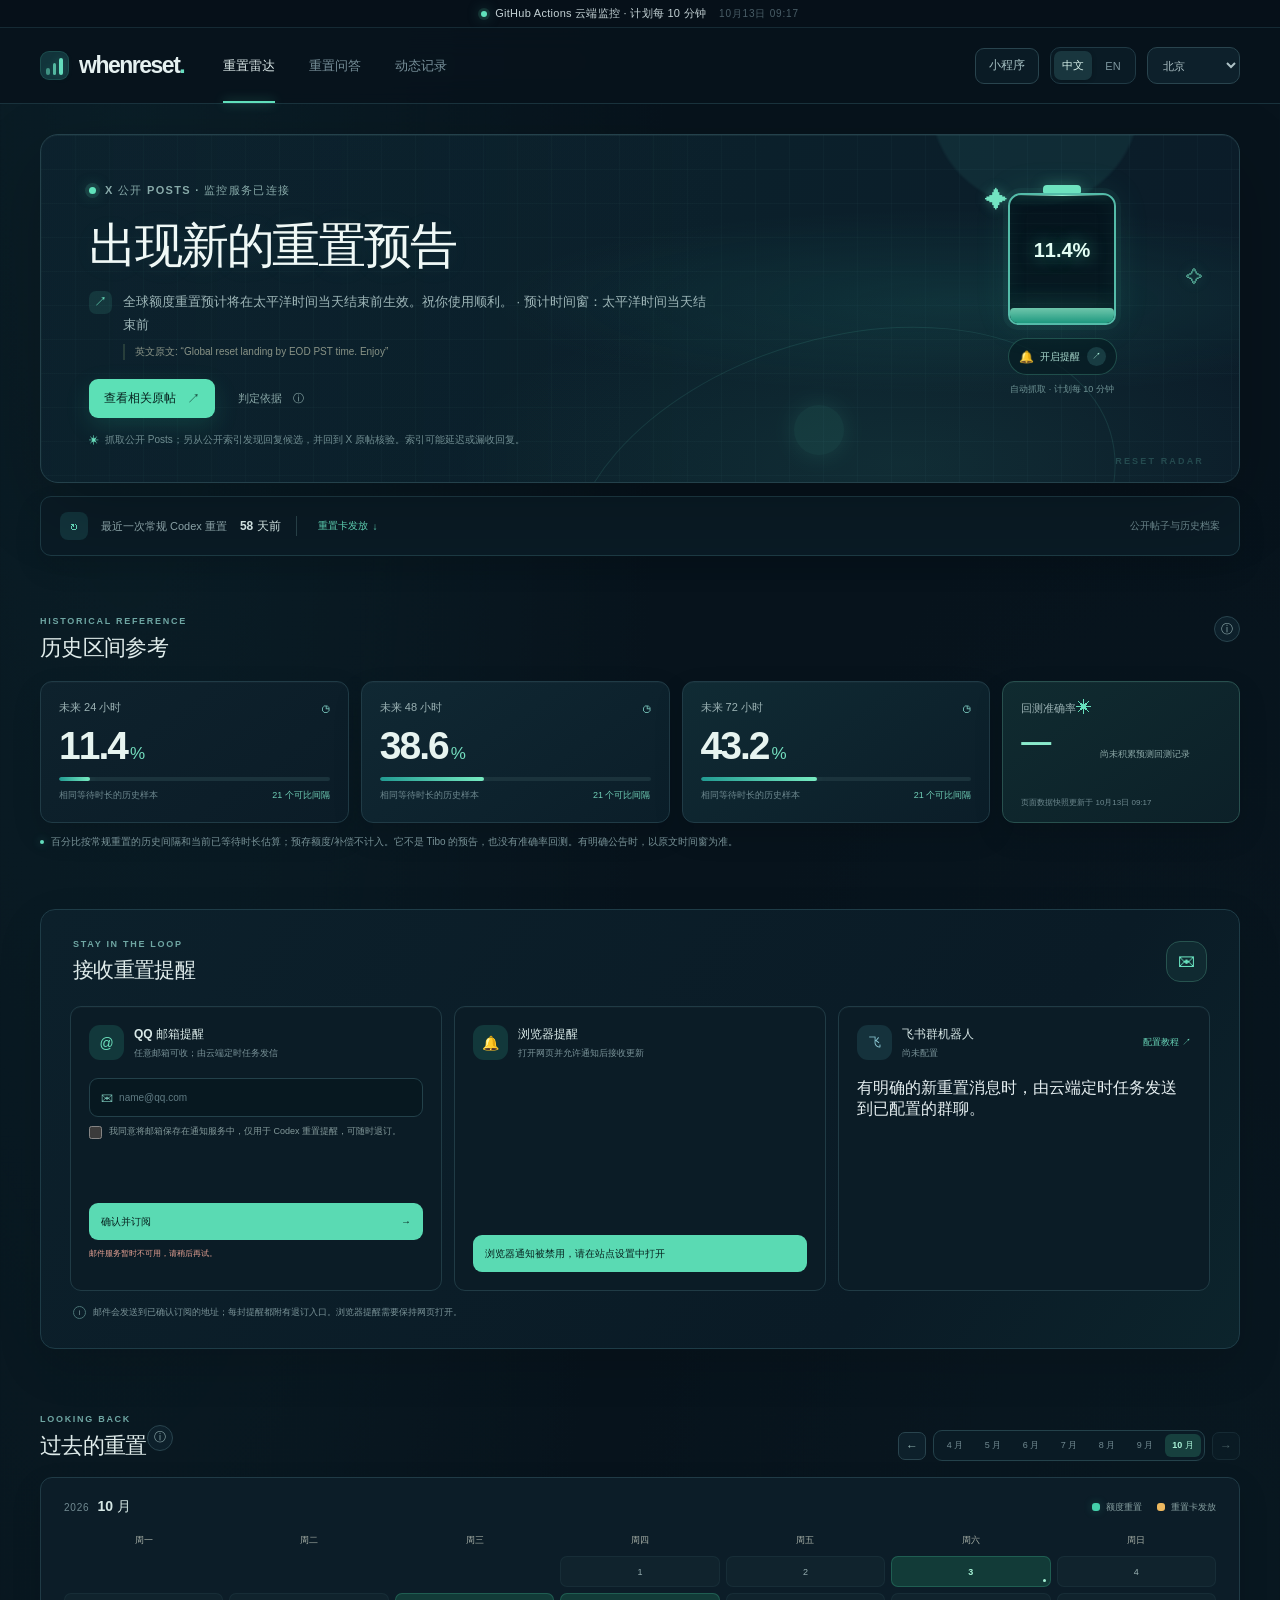
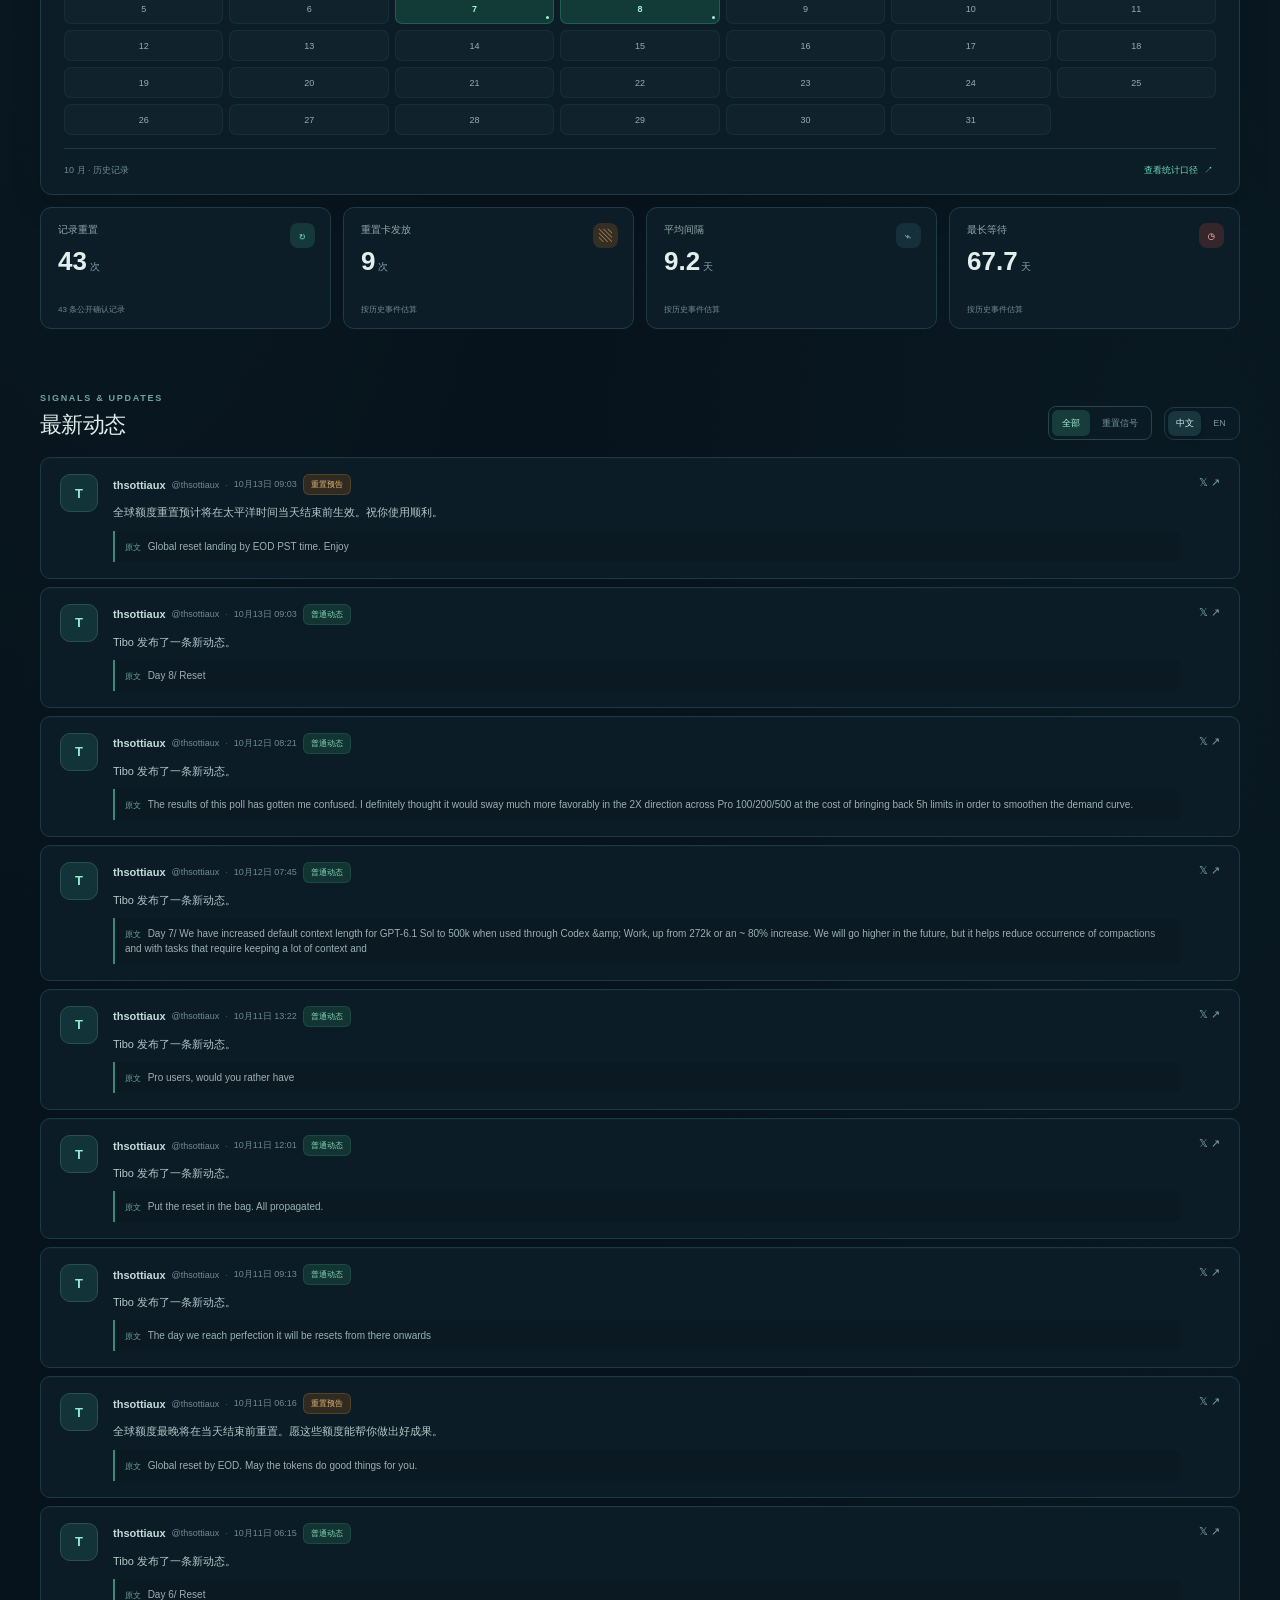
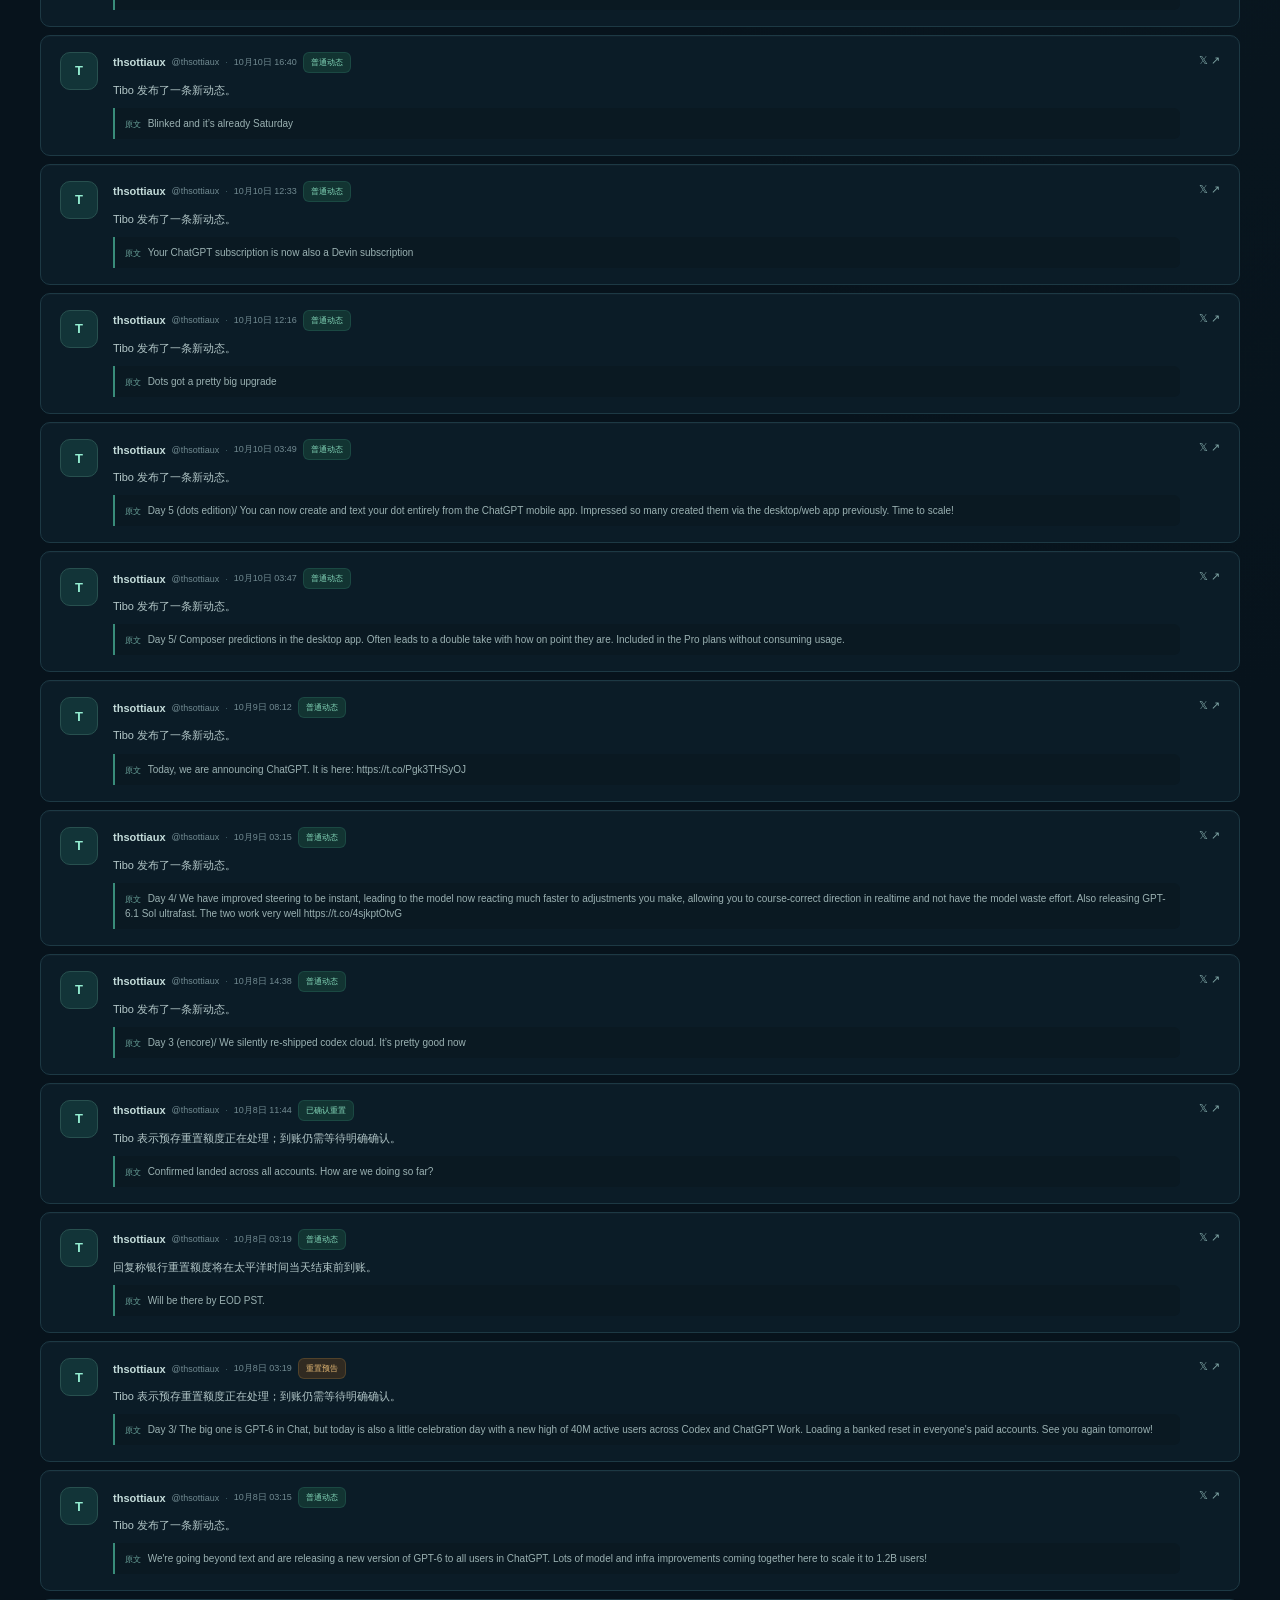
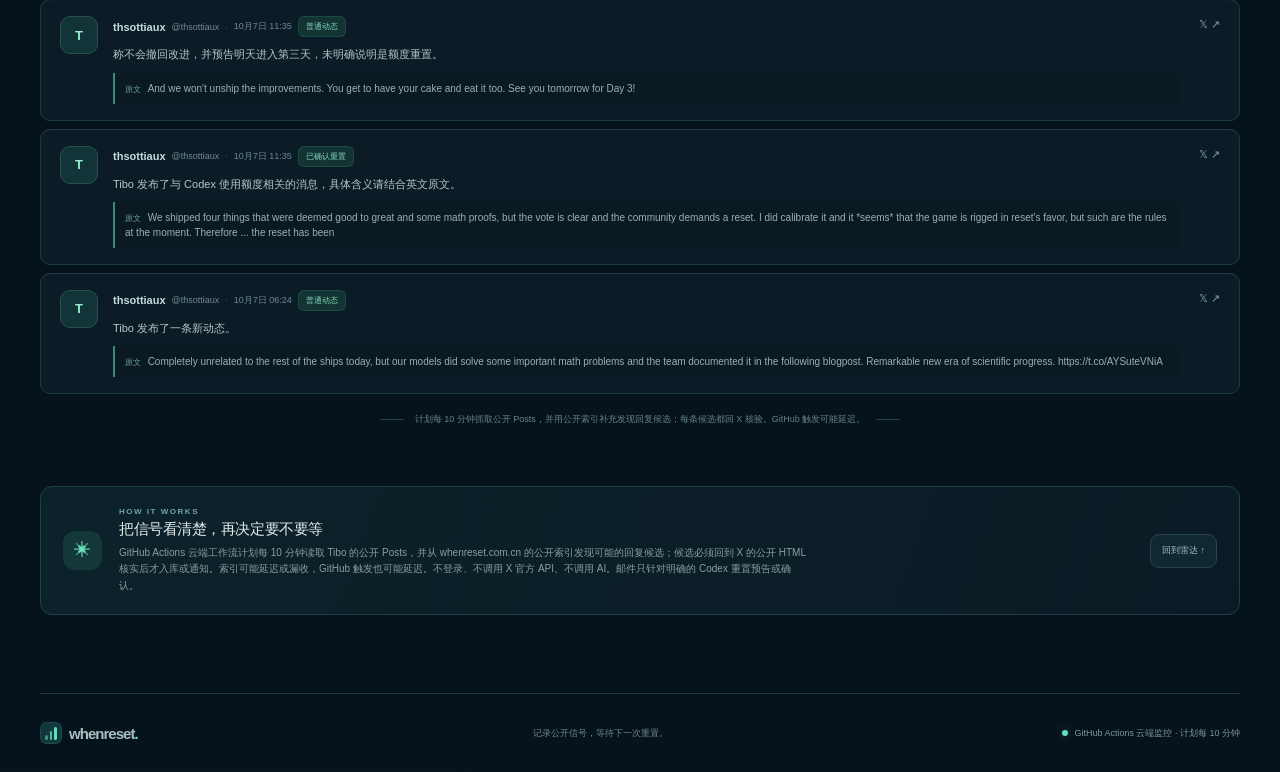
<file: index.html>
<!doctype html>
<html lang="zh-CN">
<head>
  <meta charset="utf-8">
  <meta name="viewport" content="width=device-width, initial-scale=1">
  <meta name="theme-color" content="#07131c">
  <meta name="description" content="WHENRESET · Codex 重置监控">
  <title>Codex 重置监控 · WHENRESET</title>
  <link rel="stylesheet" href="./styles.css">
  <link rel="stylesheet" href="./signal-console.css">
  <script src="./site-config.js"></script>
  <script src="./app.js" defer></script>
</head>
<body>
  <div class="demo-ribbon"><span class="demo-dot" id="connectionDot"></span><span id="demoBadge" data-copy="demoBadge">GitHub Actions 云端监控 · 正在连接</span><span class="demo-ribbon__date" id="lastUpdatedAt">等待首次数据更新</span></div>
  <header class="site-header">
    <div class="header-inner">
      <a class="brand" href="#top" aria-label="WHENRESET 首页">
        <span class="brand-mark"><span></span><span></span><span></span></span>
        <span>whenreset<span class="brand-period">.</span></span>
      </a>
      <nav class="primary-nav" aria-label="主导航">
        <a class="active" href="#radar" data-copy="navRadar">重置雷达</a>
        <a href="#how" data-copy="navGuide">重置问答</a>
        <a href="#feed" data-copy="navCases">动态记录</a>
      </nav>
      <div class="header-actions">
        <button class="button button--small button--outline" id="miniProgramButton" data-copy="miniProgram">小程序</button>
        <div class="language-switch" aria-label="页面语言">
          <button class="selected" type="button" data-lang="zh">中文</button>
          <button type="button" data-lang="en">EN</button>
        </div>
        <label class="sr-only" for="timezone" data-copy="timezoneLabel">选择显示时区</label>
        <select id="timezone" class="timezone-select">
          <option value="Asia/Shanghai" data-copy="tzBeijing">北京</option>
          <option value="UTC">UTC</option>
          <option value="America/Los_Angeles" data-copy="tzLosAngeles">洛杉矶</option>
          <option value="America/New_York" data-copy="tzNewYork">纽约</option>
          <option value="Europe/London" data-copy="tzLondon">伦敦</option>
          <option value="Asia/Tokyo" data-copy="tzTokyo">东京</option>
        </select>
      </div>
      <button class="mobile-menu" id="mobileMenu" aria-label="打开导航"><span></span><span></span></button>
    </div>
  </header>

  <main id="top" class="page-shell">
    <section class="hero-panel" id="radar" aria-labelledby="heroTitle">
      <div class="hero-orb hero-orb--one"></div><div class="hero-orb hero-orb--two"></div>
      <div class="hero-copy">
        <div class="eyebrow"><span class="pulse-dot"></span><span id="connectionBadge" data-copy="heroEyebrow">重点关注 · 本地时间</span></div>
          <h1 id="heroTitle" data-copy="heroTitle">正在读取监控数据</h1>
        <div class="hero-summary">
          <span class="summary-mark">↗</span>
          <div class="hero-summary__content">
            <p id="heroSummary" data-copy="heroSummary">页面会读取 GitHub Actions 云端监控抓取的 Tibo 公开 Posts。</p>
            <p id="heroOriginal" class="hero-original" hidden></p>
          </div>
        </div>
        <div class="hero-actions">
          <a class="button button--dark" href="https://x.com/thsottiaux" target="_blank" rel="noreferrer">
            <span data-copy="viewPost">查看相关原帖</span><span class="button-arrow">↗</span>
          </a>
          <button class="button button--text" data-modal="basis" type="button"><span data-copy="whySignal">为什么是积极信号</span><span>ⓘ</span></button>
        </div>
        <div class="hero-footnote"><span class="mini-star">✳</span><span data-copy="heroDisclaimer">基于公开信息的观察，不代表官方到账确认</span></div>
      </div>
      <div class="hero-art" aria-label="历史重置概率估算">
        <span class="art-spark art-spark--a">✦</span><span class="art-spark art-spark--b">✧</span>
        <div class="battery-shell" id="batteryShell" aria-label="基于历史的重置概率">
          <div class="battery-cap"></div><div class="battery-inner"><div class="battery-fill" id="batteryFill"></div><div class="battery-face"><span class="eye eye--left"></span><span class="eye eye--right"></span><span class="smile"></span></div></div>
          <div class="battery-percent" id="batteryPercent">—</div>
        </div>
        <a class="wish-button" href="#subscribe"><span>🔔</span><span data-copy="wish">开启提醒</span><b>↗</b></a>
        <span class="art-caption" data-copy="localDemo">本机抓取 · 每 5 分钟</span>
      </div>
      <span class="hero-watermark">RESET RADAR</span>
    </section>

    <section class="last-reset-strip">
      <div class="strip-icon">↻</div>
      <span data-copy="lastReset">最近一次 Codex 重置</span>
      <strong id="lastResetValue" data-copy="oneDayAgo">—</strong>
      <span class="strip-separator"></span>
      <button class="text-link" type="button" data-modal="resetCard"><span data-copy="cardIssued">重置卡发放</span><span>↓</span></button>
      <span class="strip-meta" data-copy="communityConfirm">公开帖子与历史档案</span>
    </section>

    <section class="probability-section" aria-labelledby="probTitle">
      <div class="section-heading">
        <div><span class="section-kicker" data-copy="forecastKicker">FORECAST</span><h2 id="probTitle" data-copy="forecastTitle">未来重置概率</h2></div>
        <button class="info-button" type="button" data-modal="probability" aria-label="概率说明">ⓘ</button>
      </div>
      <div class="probability-grid">
        <article class="prob-card prob-card--first"><div class="prob-top"><span data-copy="within24">未来 24 小时</span><span class="prob-icon">◷</span></div><div class="prob-number"><strong id="prob24">—</strong><span id="prob24Suffix"></span></div><div class="prob-meter"><span id="meter24" style="--meter:0%"></span></div><div class="prob-foot"><span data-copy="sampleModel">历史间隔估计</span><span id="prob24Note">—</span></div></article>
        <article class="prob-card prob-card--second"><div class="prob-top"><span data-copy="within48">未来 48 小时</span><span class="prob-icon">◷</span></div><div class="prob-number"><strong id="prob48">—</strong><span id="prob48Suffix"></span></div><div class="prob-meter"><span id="meter48" style="--meter:0%"></span></div><div class="prob-foot"><span data-copy="sampleModel">历史间隔估计</span><span id="prob48Note">—</span></div></article>
        <article class="prob-card prob-card--third"><div class="prob-top"><span data-copy="within72">未来 72 小时</span><span class="prob-icon">◷</span></div><div class="prob-number"><strong id="prob72">—</strong><span id="prob72Suffix"></span></div><div class="prob-meter"><span id="meter72" style="--meter:0%"></span></div><div class="prob-foot"><span data-copy="sampleModel">历史间隔估计</span><span id="prob72Note">—</span></div></article>
        <article class="accuracy-card"><div class="accuracy-top"><span data-copy="accuracy">预测准确率</span><span class="accuracy-spark">✳</span></div><strong id="accuracyValue">—</strong><div class="accuracy-copy" id="accuracyHint" data-copy="accuracyHint">本地尚无足够的预测回测记录</div><span class="accuracy-date" id="updatedAt" data-copy="updatedAt">尚未更新</span></article>
      </div>
      <p class="section-note"><span class="note-dot"></span><span id="probDisclaimer" data-copy="probDisclaimer">历史样本不足时不显示概率估算。</span></p>
    </section>

    <section class="subscribe-section" id="subscribe">
      <div class="subscribe-heading"><div><span class="section-kicker" data-copy="notifyKicker">STAY IN THE LOOP</span><h2 data-copy="notifyTitle">接收重置提醒</h2></div><span class="subscribe-illustration">✉</span></div>
      <div class="subscribe-grid">
        <article class="subscribe-card subscribe-card--email">
          <div class="subscribe-card__head"><span class="channel-icon channel-icon--mail">@</span><div><h3 data-copy="emailTitle">QQ 邮箱提醒</h3><p data-copy="emailHint">QQ 邮箱或其他邮箱均可</p></div></div>
          <form id="emailSubscribeForm" class="email-subscribe-form">
            <label class="sr-only" for="subscriberEmail" data-copy="emailLabel">邮箱地址</label>
            <div class="input-with-icon"><span aria-hidden="true">✉</span><input id="subscriberEmail" name="email" type="email" autocomplete="email" maxlength="254" required placeholder="name@qq.com"></div>
            <label class="email-consent"><input id="emailConsent" type="checkbox" required><span data-copy="emailConsent">我同意将邮箱保存在通知服务中，仅用于 Codex 重置提醒，可随时退订。</span></label>
            <label class="email-honeytrap" aria-hidden="true">Website<input type="text" name="website" tabindex="-1" autocomplete="off"></label>
            <button class="button button--olive button--full" id="emailSubscribeButton" type="submit" disabled><span id="emailSubscribeButtonText" data-copy="emailSubmit">确认并订阅</span><span>→</span></button>
            <p class="email-status" id="emailSubscribeStatus" role="status" aria-live="polite" data-copy="emailNotReady">邮件订阅服务尚未启用。</p>
          </form>
        </article>
        <article class="subscribe-card">
          <div class="subscribe-card__head"><span class="channel-icon channel-icon--mail">🔔</span><div><h3 data-copy="browserTitle">浏览器提醒</h3><p data-copy="browserHint">打开网页并允许通知后接收更新</p></div></div>
          <button class="button button--olive button--full" id="browserAlertButton" type="button"><span data-copy="browserAlert">开启本机浏览器提醒</span><span>→</span></button>
        </article>
        <article class="subscribe-card">
          <div class="subscribe-card__head"><span class="channel-icon channel-icon--feishu">飞</span><div><h3 data-copy="feishuTitle">飞书群机器人</h3><p id="feishuStatus" data-copy="feishuHint">尚未配置</p></div><button class="help-link" type="button" data-modal="feishuHelp" data-copy="setupGuide">配置教程 ↗</button></div>
          <p class="channel-note" data-copy="feishuBody">有明确的新重置消息时，由定时抓取脚本发送到已配置的群聊。</p>
        </article>
      </div>
      <p class="demo-note"><span>i</span><span id="formDisclaimer" data-copy="formDisclaimer">邮件会发送到已确认订阅的地址；每封提醒都附有退订入口。浏览器提醒需要保持网页打开。</span></p>
    </section>

    <section class="history-section" id="history">
      <div class="history-header">
        <div class="section-heading section-heading--compact"><div><span class="section-kicker" data-copy="historyKicker">LOOKING BACK</span><h2 data-copy="historyTitle">过去的重置</h2></div><button class="info-button" type="button" data-modal="historyHelp" aria-label="历史统计说明">ⓘ</button></div>
        <div class="history-controls"><button class="month-arrow" id="prevMonth" aria-label="上个月">←</button><div class="month-tabs" id="monthTabs"></div><button class="month-arrow" id="nextMonth" aria-label="下个月">→</button></div>
      </div>
      <div class="calendar-card">
        <div class="calendar-top"><div><span class="calendar-year">2026</span><strong id="selectedMonthLabel">10 月</strong></div><div class="calendar-legend"><span><i class="legend-dot legend-dot--reset"></i><span data-copy="resetLegend">额度重置</span></span><span><i class="legend-dot legend-dot--card"></i><span data-copy="cardLegend">重置卡发放</span></span></div></div>
        <div class="calendar-grid" id="calendarGrid"></div>
        <div class="calendar-bottom"><span id="calendarCaption">10 月 · 等待本机数据</span><button class="calendar-more" data-modal="historyHelp" type="button"><span data-copy="historyDetails">查看统计口径</span><span>↗</span></button></div>
      </div>
      <div class="stat-grid">
        <article class="stat-card"><span class="stat-icon">↻</span><span data-copy="statResets">记录重置</span><strong id="statResetsValue">—</strong><small id="statSource" data-copy="fromHistory">来自本地历史记录</small></article>
        <article class="stat-card"><span class="stat-icon stat-icon--amber">▧</span><span data-copy="statCards">重置卡发放</span><strong id="statCardsValue">—</strong><small data-copy="fromHistory">来自本地历史记录</small></article>
        <article class="stat-card"><span class="stat-icon stat-icon--blue">⌁</span><span data-copy="statAverage">平均间隔</span><strong id="statAverageValue">—</strong><small data-copy="fromHistory">按已确认事件估算</small></article>
        <article class="stat-card"><span class="stat-icon stat-icon--rose">◷</span><span data-copy="statLongest">最长等待</span><strong id="statLongestValue">—</strong><small data-copy="fromHistory">按已确认事件估算</small></article>
      </div>
    </section>

    <section class="feed-section" id="feed">
      <div class="feed-heading"><div><span class="section-kicker" data-copy="feedKicker">SIGNALS & UPDATES</span><h2 data-copy="feedTitle">最新动态</h2></div><div class="feed-actions"><div class="feed-filter" role="group" aria-label="动态筛选"><button class="selected" type="button" data-filter="all" data-copy="allUpdates">全部</button><button type="button" data-filter="signal" data-copy="signalOnly">重置信号</button></div><div class="language-switch language-switch--feed"><button class="selected" type="button" data-feed-lang="zh">中文</button><button type="button" data-feed-lang="en">EN</button></div></div></div>
      <div class="feed-list" id="feedList"></div>
      <div class="feed-end"><span></span><span id="feedEnd" data-copy="feedEnd">正在读取本机数据…</span><span></span></div>
    </section>

    <section class="how-section" id="how">
      <div class="how-icon">✳</div><div><span class="section-kicker" data-copy="howKicker">HOW IT WORKS</span><h2 data-copy="howTitle">把信号看清楚，再决定要不要等</h2><p data-copy="howCopy">GitHub Actions 云端监控计划每 10 分钟读取 Tibo 的公开 Posts（不含回复），触发可能延迟；不登录、不调用 X API。页面会区分重置预告和到账确认。</p></div><a href="#radar" class="button button--outline" data-copy="backToTop">回到雷达 ↑</a>
    </section>
  </main>

  <footer class="site-footer"><a class="brand brand--footer" href="#top"><span class="brand-mark"><span></span><span></span><span></span></span><span>whenreset<span class="brand-period">.</span></span></a><span data-copy="footerCopy">记录公开信号，等待下一次重置。</span><span class="footer-status"><i></i><span data-copy="previewOnly">GitHub Actions 云端监控 · 计划每 10 分钟</span></span></footer>

  <div class="toast" id="toast" role="status" aria-live="polite"></div>
  <dialog class="info-dialog" id="infoDialog">
    <div class="dialog-top"><span class="dialog-symbol" id="dialogSymbol">✳</span><button class="dialog-close" id="dialogClose" aria-label="关闭">×</button></div>
    <span class="section-kicker" id="dialogKicker">ABOUT THIS PREVIEW</span><h2 id="dialogTitle">说明</h2><p id="dialogBody"></p><button class="button button--dark dialog-ok" id="dialogOk" type="button">知道了</button>
  </dialog>
  <div class="mobile-nav" id="mobileNav"><a href="#radar" data-copy="navRadar">重置雷达</a><a href="#how" data-copy="navGuide">重置问答</a><a href="#feed" data-copy="navCases">动态记录</a><a href="#subscribe" data-copy="notifyTitle">通知设置</a><div class="mobile-language"><span data-copy="pageLanguage">页面语言</span><div class="language-switch"><button class="selected" type="button" data-lang="zh">中文</button><button type="button" data-lang="en">EN</button></div></div></div>
</body>
</html>
</file>
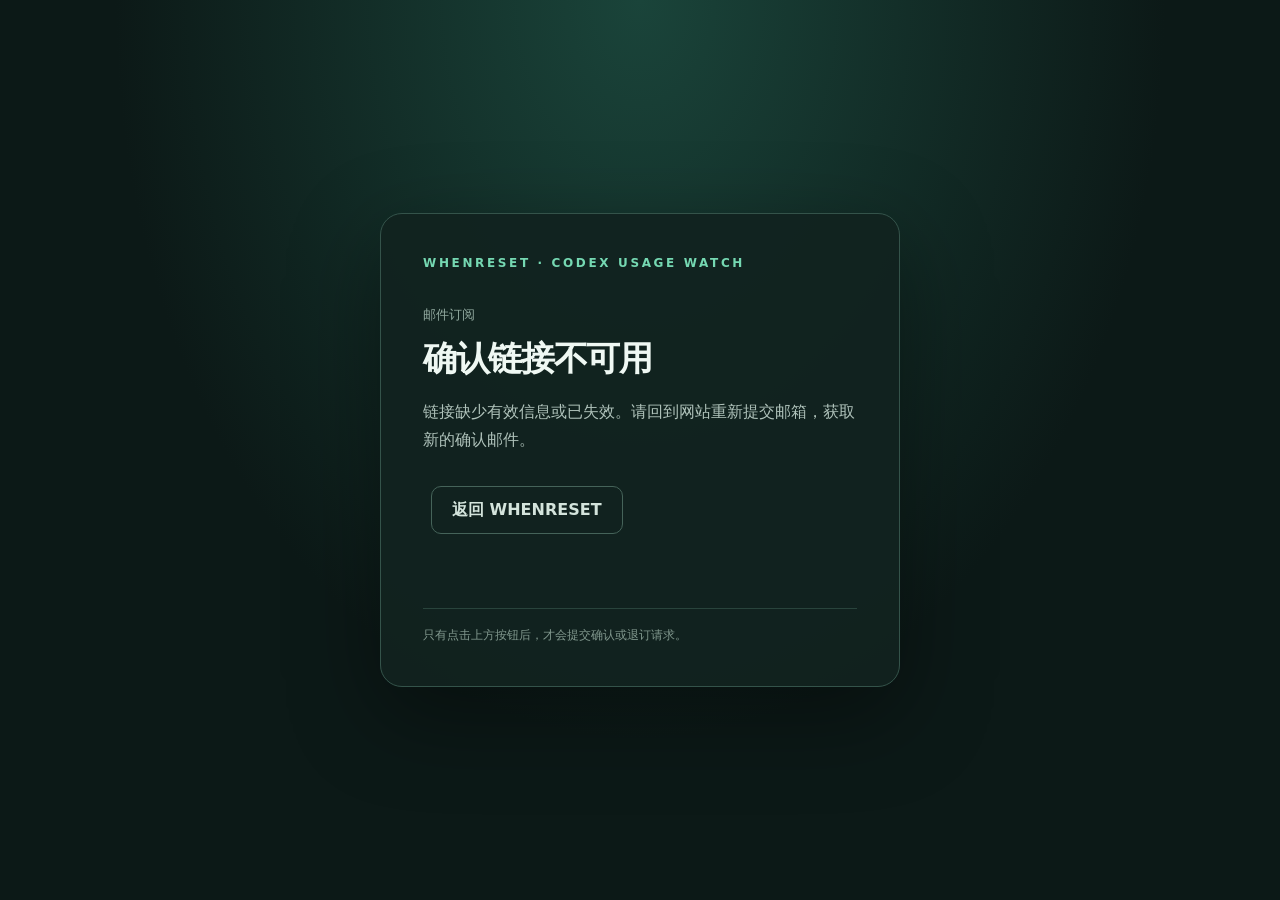
<file: email-action.html>
<!doctype html>
<html lang="zh-CN">
<head>
  <meta charset="utf-8">
  <meta name="viewport" content="width=device-width, initial-scale=1">
  <meta name="theme-color" content="#0c1917">
  <title>邮件订阅确认 · WHENRESET</title>
  <script src="site-config.js"></script>
  <style>
    :root { color-scheme: dark; font-family: Inter, "Microsoft YaHei", system-ui, sans-serif; background: #0c1917; color: #eff8f3; }
    * { box-sizing: border-box; }
    [hidden] { display: none !important; }
    body { min-height: 100vh; width: 100%; margin: 0; display: flex; align-items: center; justify-content: center; padding: 24px; background: radial-gradient(ellipse at 50% 0%, #1a443a 0, #0c1917 58%); }
    main { width: min(calc(100vw - 48px), 520px); max-width: 520px; min-width: 0; padding: clamp(26px, 6vw, 42px); border: 1px solid #34534a; border-radius: 22px; background: rgba(17, 35, 31, .94); box-shadow: 0 28px 90px #0006; }
    .brand { color: #75d8b2; font-size: 12px; font-weight: 750; letter-spacing: .22em; }
    .eyebrow { margin: 34px 0 10px; color: #91a99f; font-size: 13px; }
    h1 { margin: 0; font-size: clamp(25px, 6vw, 34px); letter-spacing: -.04em; }
    p { color: #afc2ba; line-height: 1.75; }
    button, .back { display: inline-flex; min-height: 48px; align-items: center; justify-content: center; margin-top: 16px; padding: 0 20px; border: 0; border-radius: 10px; background: #45d0a0; color: #092019; font: inherit; font-weight: 750; text-decoration: none; cursor: pointer; }
    button:disabled { cursor: wait; opacity: .7; }
    .back { margin-left: 8px; border: 1px solid #456359; background: transparent; color: #d4e4dc; }
    .notice { min-height: 26px; margin: 18px 0 0; color: #d3e4dc; font-size: 14px; }
    .foot { margin-top: 30px; padding-top: 18px; border-top: 1px solid #29443c; color: #81988e; font-size: 12px; }
    @media (max-width: 430px) { .brand { font-size: 11px; letter-spacing: .16em; } .back { margin-left: 0; } .actions { display: grid; gap: 2px; } }
  </style>
</head>
<body>
  <main>
    <div class="brand">WHENRESET <span aria-hidden="true">·</span> CODEX USAGE WATCH</div>
    <p class="eyebrow" id="eyebrow">邮件订阅</p>
    <h1 id="title">正在读取确认链接</h1>
    <p id="description">请稍候。</p>
    <div class="actions">
      <button id="action" type="button" hidden></button>
      <a class="back" href="./">返回 WHENRESET</a>
    </div>
    <p class="notice" id="notice" role="status" aria-live="polite"></p>
    <div class="foot">只有点击上方按钮后，才会提交确认或退订请求。</div>
  </main>
  <script>
    const apiBase = String(window.WHENRESET_EMAIL_API_BASE || '').replace(/\/$/, '');
    const params = new URLSearchParams(location.hash.slice(1));
    const verificationToken = params.get('verify') || '';
    const subscriberId = params.get('unsubscribe') || '';
    const unsubscribeToken = params.get('token') || '';
    history.replaceState(null, '', location.pathname + location.search);

    const title = document.querySelector('#title');
    const eyebrow = document.querySelector('#eyebrow');
    const description = document.querySelector('#description');
    const notice = document.querySelector('#notice');
    const button = document.querySelector('#action');
    const mode = verificationToken ? 'verify' : subscriberId && unsubscribeToken ? 'unsubscribe' : '';

    if (!apiBase || !mode) {
      title.textContent = '确认链接不可用';
      description.textContent = '链接缺少有效信息或已失效。请回到网站重新提交邮箱，获取新的确认邮件。';
    } else {
      eyebrow.textContent = mode === 'verify' ? '确认邮件订阅' : '管理邮件订阅';
      title.textContent = mode === 'verify' ? '确认订阅 WHENRESET' : '取消邮件订阅';
      description.textContent = mode === 'verify'
        ? '确认后，当 Tibo 的公开帖子明确预告或确认 Codex 使用额度重置时，我们会发送邮件提醒。'
        : '确认后，此邮箱将不再收到 WHENRESET 的重置提醒。';
      button.hidden = false;
      button.textContent = mode === 'verify' ? '确认订阅' : '确认取消订阅';
      button.addEventListener('click', async () => {
        button.disabled = true;
        button.textContent = '正在处理…';
        notice.textContent = '';
        try {
          const isVerify = mode === 'verify';
          const response = await fetch(`${apiBase}/api/${isVerify ? 'verify' : 'unsubscribe'}`, {
            method: 'POST',
            headers: { 'Content-Type': 'application/json', 'Accept': 'application/json' },
            body: JSON.stringify(isVerify
              ? { token: verificationToken }
              : { id: subscriberId, token: unsubscribeToken }),
            cache: 'no-store',
          });
          const result = await response.json();
          if ((mode === 'verify' && response.status === 410) || (mode === 'unsubscribe' && response.status === 400)) {
            title.textContent = mode === 'verify' ? '确认链接已使用或已过期' : '退订链接无效';
            description.textContent = mode === 'verify'
              ? '如果此前页面显示“订阅已确认”，你的订阅已经生效，无需重新操作；否则请返回网站重新提交邮箱，获取新链接。'
              : '请从最新的 WHENRESET 邮件重新打开退订链接。';
            button.hidden = true;
            notice.textContent = '';
            return;
          }
          if (!response.ok || !result.ok) throw new Error('邮件服务暂时不可用，请稍后重试。');
          title.textContent = isVerify ? '订阅已确认' : '已取消订阅';
          description.textContent = isVerify
            ? '设置完成。发现明确的 Codex 重置预告或到账确认时，我们会发送邮件提醒。'
            : '此邮箱将不再收到 WHENRESET 邮件。';
          button.hidden = true;
          notice.textContent = '';
        } catch (error) {
          notice.textContent = error instanceof TypeError
            ? '连接邮件服务失败，请检查网络后重试。'
            : error instanceof Error ? error.message : '请求未能完成，请稍后重试。';
          button.disabled = false;
          button.textContent = mode === 'verify' ? '重试确认' : '重试退订';
        }
      });
    }
  </script>
</body>
</html>
</file>
<file: styles.css>
:root {
  color-scheme: light;
  --ink: #26392f;
  --ink-soft: #53645a;
  --muted: #87918a;
  --olive: #728768;
  --olive-dark: #52684d;
  --olive-pale: #e8efe4;
  --cream: #f7f8f4;
  --paper: #fff;
  --line: #e9ece7;
  --amber: #c78a41;
  --shadow: 0 18px 45px rgba(42, 59, 48, .055);
  font-family: 'DM Sans', 'Noto Sans SC', 'Microsoft YaHei', sans-serif;
  color: var(--ink);
  background: var(--cream);
  font-synthesis: none;
  text-rendering: optimizeLegibility;
}

* { box-sizing: border-box; }
html { scroll-behavior: smooth; scroll-padding-top: 96px; }
body { margin: 0; min-width: 320px; background: var(--cream); }
button, input, select { font: inherit; }
button, a, select { -webkit-tap-highlight-color: transparent; }
button { color: inherit; }
a { color: inherit; text-decoration: none; }
button:focus-visible, a:focus-visible, input:focus-visible, select:focus-visible { outline: 3px solid rgba(117, 143, 105, .34); outline-offset: 3px; }
.sr-only { position: absolute; width: 1px; height: 1px; padding: 0; margin: -1px; overflow: hidden; clip: rect(0, 0, 0, 0); white-space: nowrap; border: 0; }

.demo-ribbon { height: 28px; display: flex; justify-content: center; align-items: center; gap: 8px; color: #f8faf4; background: #35473d; font-size: 11px; letter-spacing: .025em; }
.demo-dot { width: 6px; height: 6px; border-radius: 50%; background: #e6bd73; box-shadow: 0 0 0 3px rgba(230, 189, 115, .18); }
.demo-ribbon__date { margin-left: 5px; opacity: .6; font-size: 10px; letter-spacing: .08em; }
.site-header { position: sticky; z-index: 5; top: 0; height: 76px; background: rgba(255,255,255,.93); border-bottom: 1px solid rgba(230, 233, 227, .8); backdrop-filter: blur(14px); }
.header-inner { width: min(1160px, calc(100% - 48px)); height: 100%; margin: auto; display: flex; align-items: center; gap: 43px; }
.brand { display: inline-flex; align-items: center; gap: 10px; flex: 0 0 auto; font-size: 23px; font-weight: 700; letter-spacing: -.07em; color: #34483b; }
.brand-period { color: #a2b28e; }
.brand-mark { width: 29px; height: 29px; display: inline-flex; align-items: end; gap: 3px; padding: 5px 6px; border-radius: 9px; background: #e9efe3; }
.brand-mark span { display: block; width: 4px; border-radius: 5px; background: #718466; }
.brand-mark span:nth-child(1) { height: 7px; opacity: .55; }
.brand-mark span:nth-child(2) { height: 12px; opacity: .78; }
.brand-mark span:nth-child(3) { height: 17px; }
.primary-nav { height: 100%; display: flex; align-items: center; gap: 34px; flex: 1; }
.primary-nav a { position: relative; display: inline-flex; height: 100%; align-items: center; color: #747e76; font-size: 13px; transition: color .2s; }
.primary-nav a:hover, .primary-nav a.active { color: #35483c; }
.primary-nav a.active::after { position: absolute; left: 0; right: 0; bottom: 0; height: 2px; background: #879b78; content: ''; }
.header-actions { display: flex; align-items: center; gap: 11px; }
.button { border: 0; border-radius: 11px; display: inline-flex; align-items: center; justify-content: center; gap: 11px; cursor: pointer; transition: transform .2s, background .2s, box-shadow .2s; font-weight: 600; }
.button:hover { transform: translateY(-1px); }
.button--small { min-height: 36px; padding: 0 13px; font-size: 12px; }
.button--outline { border: 1px solid #dfe5dc; background: transparent; color: #53654d; }
.button--outline:hover { background: #eff3eb; }
.language-switch { display: inline-flex; gap: 2px; padding: 3px; background: #f1f3ef; border-radius: 10px; }
.language-switch button { border: 0; border-radius: 7px; min-width: 38px; height: 29px; background: transparent; color: #818b83; font-size: 11px; cursor: pointer; }
.language-switch button.selected { color: #384b3e; background: #fff; box-shadow: 0 1px 4px rgba(22, 38, 27, .09); }
.timezone-select { min-height: 37px; max-width: 114px; padding: 0 27px 0 11px; border: 1px solid #e5e8e2; border-radius: 10px; color: #607064; background-color: #fff; font-size: 11px; cursor: pointer; }
.mobile-menu { display: none; }

.page-shell { width: min(1112px, calc(100% - 48px)); margin: 24px auto 78px; }
.hero-panel { position: relative; min-height: 282px; overflow: hidden; isolation: isolate; display: flex; justify-content: space-between; padding: 39px 43px 31px; border: 1px solid #e0e9db; border-radius: 25px; background: radial-gradient(circle at 78% 16%, rgba(253,255,248,.84) 0 0, transparent 28%), linear-gradient(118deg, #edf3e8, #e6eee2 53%, #e9efe4); }
.hero-panel::after { position: absolute; z-index: -1; right: 156px; bottom: -147px; width: 448px; height: 260px; border: 1px solid rgba(117, 145, 103, .13); border-radius: 50%; content: ''; transform: rotate(-17deg); }
.hero-orb { position: absolute; z-index: -1; border-radius: 50%; background: rgba(255,255,255,.42); filter: blur(1px); }
.hero-orb--one { width: 208px; height: 208px; right: 93px; top: -130px; }
.hero-orb--two { width: 50px; height: 50px; right: 415px; bottom: 19px; opacity: .45; }
.hero-copy { position: relative; z-index: 1; max-width: 690px; }
.eyebrow { display: inline-flex; align-items: center; gap: 9px; margin-bottom: 20px; color: #70806e; font-size: 11px; font-weight: 600; letter-spacing: .07em; }
.pulse-dot { width: 7px; height: 7px; border-radius: 50%; background: #8a9e7e; box-shadow: 0 0 0 4px rgba(138, 158, 126, .13); }
h1, h2, h3, p { margin-top: 0; }
.hero-panel h1 { margin: 0 0 17px; color: #2d4034; font-family: 'Playfair Display', 'Noto Sans SC', serif; font-size: clamp(33px, 4vw, 45px); font-weight: 600; letter-spacing: -.045em; line-height: 1.18; }
.hero-summary { display: flex; align-items: flex-start; gap: 11px; max-width: 625px; color: #627264; }
.summary-mark { display: inline-flex; flex: 0 0 23px; justify-content: center; align-items: center; width: 23px; height: 23px; margin-top: 1px; border-radius: 7px; background: rgba(124, 150, 109, .13); color: #69815f; font-size: 13px; }
.hero-summary__content { min-width: 0; }
.hero-summary p { margin: 0; font-size: 13px; line-height: 1.75; }
.hero-summary .hero-original { margin-top: 8px; padding-left: 10px; border-left: 2px solid rgba(105, 129, 95, .3); color: #899386; font-size: 10px; line-height: 1.6; overflow-wrap: anywhere; }
.hero-actions { display: flex; align-items: center; gap: 17px; margin-top: 19px; }
.button--dark { min-height: 39px; padding: 0 15px; background: #354a3d; color: #fbfcf7; box-shadow: 0 5px 12px rgba(45, 64, 52, .12); font-size: 12px; }
.button--dark:hover { background: #293d31; box-shadow: 0 8px 16px rgba(45, 64, 52, .18); }
.button-arrow { font-size: 13px; opacity: .76; }
.button--text { min-height: 35px; background: transparent; color: #70806d; font-size: 11px; }
.button--text:hover { color: #374b3e; }
.hero-footnote { display: flex; align-items: center; gap: 6px; margin-top: 15px; color: #91a08c; font-size: 10px; }
.mini-star { color: #97a786; }
.hero-art { z-index: 1; width: 191px; margin: -1px 7px 0 20px; display: flex; flex-direction: column; align-items: center; justify-content: flex-start; }
.art-spark { position: absolute; color: #9ba98d; font-size: 23px; }
.art-spark--a { top: 52px; right: 231px; }
.art-spark--b { top: 133px; right: 36px; font-size: 17px; }
.battery-shell { position: relative; display: flex; flex-direction: column; align-items: center; padding-top: 8px; cursor: pointer; transition: transform .2s; }
.battery-shell:hover { transform: translateY(-3px); }
.battery-cap { width: 38px; height: 9px; border-radius: 7px 7px 3px 3px; background: #829579; }
.battery-inner { position: relative; width: 102px; height: 126px; overflow: hidden; border: 6px solid #829579; border-radius: 20px 20px 16px 16px; background: rgba(255,255,255,.72); box-shadow: 0 10px 26px rgba(72, 95, 68, .12), inset 0 0 0 3px rgba(255,255,255,.54); }
.battery-fill { position: absolute; right: 0; bottom: 0; left: 0; height: 17%; border-radius: 8px 8px 9px 9px; background: linear-gradient(0deg, #a9c392, #b6c99c); transition: height .45s cubic-bezier(.2,.8,.2,1); }
.battery-face { position: absolute; right: 0; bottom: 14px; left: 0; display: flex; align-items: center; justify-content: center; gap: 18px; height: 15px; }
.eye { width: 4px; height: 5px; border-radius: 5px; background: #556c52; }
.smile { position: absolute; top: 10px; left: 50%; width: 9px; height: 4px; border-bottom: 1.5px solid #556c52; border-radius: 0 0 8px 8px; transform: translateX(-50%); }
.battery-percent { margin-top: 9px; color: #657a5f; font-family: 'Playfair Display', serif; font-size: 17px; font-weight: 700; }
.wish-button { display: flex; align-items: center; gap: 6px; margin-top: 9px; padding: 8px 10px; border: 1px solid rgba(133, 154, 122, .19); border-radius: 20px; color: #657a5f; background: rgba(255,255,255,.5); font-size: 10px; cursor: pointer; transition: background .2s, transform .2s; }
.wish-button:hover { background: rgba(255,255,255,.85); transform: translateY(-1px); }
.wish-button > span:first-child { font-size: 12px; }
.wish-button b { display: inline-grid; place-items: center; min-width: 19px; height: 19px; margin-left: 1px; border-radius: 50%; background: #f5f7f1; font-size: 9px; font-weight: 600; }
.art-caption { margin-top: 8px; color: #a0ad98; font-size: 9px; }
.hero-watermark { position: absolute; right: 35px; bottom: 16px; color: rgba(102, 127, 94, .13); font-size: 9px; font-weight: 700; letter-spacing: .21em; }

.last-reset-strip { min-height: 56px; display: flex; align-items: center; gap: 12px; margin-top: 13px; padding: 0 19px; border: 1px solid #eceee9; border-radius: 13px; background: rgba(255,255,255,.85); color: #707b72; font-size: 11px; }
.strip-icon { display: grid; place-items: center; width: 28px; height: 28px; border-radius: 8px; background: #f2f4ef; color: #809274; font-size: 16px; }
.last-reset-strip strong { color: #34463a; font-size: 12px; font-weight: 700; }
.strip-separator { width: 1px; height: 20px; margin: 0 2px; background: #e7eae4; }
.text-link { display: inline-flex; align-items: center; gap: 5px; border: 0; background: transparent; color: #6d8164; font-size: 10px; cursor: pointer; }
.text-link:hover { color: #354a3d; }
.strip-meta { margin-left: auto; color: #a0a9a0; font-size: 10px; }

.probability-section, .subscribe-section, .history-section, .feed-section { margin-top: 57px; }
.section-heading { display: flex; align-items: flex-start; justify-content: space-between; margin-bottom: 18px; }
.section-kicker { display: block; margin-bottom: 7px; color: #9aa398; font-size: 9px; font-weight: 700; letter-spacing: .16em; }
.section-heading h2, .subscribe-heading h2, .feed-heading h2, .how-section h2 { margin: 0; color: #2e4035; font-size: 22px; font-weight: 600; letter-spacing: -.03em; }
.info-button { display: inline-grid; place-items: center; width: 26px; height: 26px; border: 1px solid #e3e8e0; border-radius: 50%; color: #93a08f; background: #fff; font-size: 12px; cursor: pointer; }
.info-button:hover { background: #edf2e9; color: #536a4f; }
.probability-grid { display: grid; grid-template-columns: repeat(3, minmax(0, 1fr)) minmax(160px, .77fr); gap: 12px; }
.prob-card, .accuracy-card { min-height: 142px; padding: 17px 18px 14px; border: 1px solid #eaede8; border-radius: 15px; background: #fff; box-shadow: 0 5px 16px rgba(38, 57, 47, .025); }
.prob-card--second { background: linear-gradient(145deg, #fff 63%, #f7f8f1); }
.prob-card--third { background: linear-gradient(145deg, #fff 60%, #f2f6ef); }
.prob-top, .accuracy-top { display: flex; justify-content: space-between; align-items: center; color: #79847b; font-size: 11px; }
.prob-icon { color: #a7b19f; font-size: 15px; }
.prob-number { display: flex; align-items: baseline; margin-top: 10px; color: #32483a; }
.prob-number strong { font-family: 'Playfair Display', serif; font-size: 39px; font-weight: 600; line-height: 1; letter-spacing: -.05em; }
.prob-number span { margin-left: 3px; color: #84937f; font-family: 'Playfair Display', serif; font-size: 17px; }
.prob-meter { width: 100%; height: 4px; overflow: hidden; margin-top: 12px; border-radius: 6px; background: #eff1ed; }
.prob-meter span { display: block; width: var(--meter); height: 100%; border-radius: inherit; background: linear-gradient(90deg, #94a887, #c4d1b5); }
.prob-foot { display: flex; justify-content: space-between; margin-top: 8px; color: #a1a9a1; font-size: 9px; }
.prob-foot span:last-child { color: #768d6c; }
.accuracy-card { position: relative; display: flex; flex-direction: column; align-items: flex-start; background: #eff3ea; border-color: #e4ebdd; }
.accuracy-spark { color: #9aa98e; font-size: 16px; }
.accuracy-card > strong { margin-top: 10px; color: #4e654b; font-family: 'Playfair Display', serif; font-size: 30px; line-height: 1; }
.accuracy-card > strong span { font-size: 14px; }
.accuracy-copy { position: absolute; margin: 49px 0 0 79px; color: #879483; font-size: 9px; line-height: 1.5; }
.accuracy-date { margin-top: auto; color: #9aa598; font-size: 8px; }
.section-note { display: flex; align-items: center; gap: 7px; margin: 12px 0 0; color: #a2aaa1; font-size: 10px; }
.note-dot { width: 4px; height: 4px; border-radius: 50%; background: #aab5a3; }

.subscribe-section { padding: 27px; border: 1px solid #eaede7; border-radius: 20px; background: linear-gradient(120deg, #f0f3eb, #f5f6f1); }
.subscribe-heading { display: flex; justify-content: space-between; align-items: center; margin: 0 3px 21px; }
.subscribe-heading h2 { font-size: 21px; }
.subscribe-illustration { display: grid; place-items: center; width: 41px; height: 41px; border: 1px solid #dfe7d9; border-radius: 14px; color: #809475; background: rgba(255,255,255,.62); font-size: 17px; transform: rotate(-7deg); }
.subscribe-grid { display: grid; grid-template-columns: repeat(3, minmax(0, 1fr)); gap: 13px; }
.subscribe-card { min-width: 0; min-height: 225px; display: flex; flex-direction: column; padding: 18px; border: 1px solid #e9ede5; border-radius: 15px; background: rgba(255,255,255,.9); }
.subscribe-card--email { min-height: 285px; }
.subscribe-card__head { display: flex; align-items: center; gap: 10px; margin-bottom: 18px; }
.channel-icon { display: grid; place-items: center; flex: 0 0 35px; width: 35px; height: 35px; border-radius: 11px; font-size: 14px; }
.channel-icon--mail { color: #667f60; background: #edf3e9; }
.channel-icon--feishu { color: #6c7b90; background: #eff2f7; font-size: 12px; }
.channel-icon--wechat { color: #668963; background: #edf4ec; font-size: 12px; }
.subscribe-card__head h3 { margin: 0 0 4px; font-size: 12px; font-weight: 600; }
.subscribe-card__head p { margin: 0; color: #a1aaa2; font-size: 9px; }
.help-link { margin-left: auto; padding: 5px 0 5px 6px; border: 0; color: #84947d; background: transparent; font-size: 9px; white-space: nowrap; cursor: pointer; }
.help-link:hover { color: #4a6146; }
.input-with-icon { position: relative; display: flex; align-items: center; height: 39px; margin-bottom: 9px; padding: 0 11px; border: 1px solid #e7ebe4; border-radius: 9px; background: #fbfcfa; color: #a4aea4; }
.input-with-icon:focus-within { border-color: #a9b99e; background: #fff; }
.input-with-icon > span { width: 17px; color: #9aa794; font-size: 12px; }
.input-with-icon input { width: 100%; height: 100%; border: 0; outline: 0; background: transparent; color: #435548; font-size: 10px; }
.input-with-icon input::placeholder { color: #b2bab2; }
.input-with-icon:focus-within { outline: 3px solid rgba(117, 143, 105, .15); outline-offset: 1px; }
.button--olive { min-height: 37px; padding: 0 12px; color: #fff; background: #718668; font-size: 10px; }
.button--olive:hover { background: #5e7555; box-shadow: 0 5px 12px rgba(78, 102, 71, .15); }
.button--full { width: 100%; justify-content: space-between; margin-top: auto; }
.email-subscribe-form { display: flex; flex: 1; flex-direction: column; gap: 8px; }
.email-subscribe-form .input-with-icon { flex: 0 0 39px; margin: 0; }
.email-consent { display: flex; align-items: flex-start; gap: 7px; color: #7d8980; font-size: 9px; line-height: 1.45; cursor: pointer; }
.email-consent input { flex: 0 0 auto; margin: 1px 0 0; accent-color: #718668; }
.email-honeytrap { position: absolute; width: 1px; height: 1px; overflow: hidden; clip-path: inset(50%); white-space: nowrap; }
.email-status { min-height: 24px; margin: 0; color: #8d9a8f; font-size: 8px; line-height: 1.45; }
.email-status--error { color: #cc8b79; }
.demo-note { display: flex; align-items: center; gap: 7px; margin: 15px 3px 0; color: #9da69d; font-size: 9px; }
.demo-note > span:first-child { display: grid; place-items: center; width: 13px; height: 13px; border: 1px solid #b7c1b2; border-radius: 50%; font-size: 8px; }

.history-section { margin-top: 63px; }
.history-header { display: flex; align-items: flex-end; justify-content: space-between; gap: 20px; margin-bottom: 16px; }
.section-heading--compact { align-items: center; margin: 0; }
.history-controls { display: flex; align-items: center; gap: 7px; }
.month-arrow { display: grid; place-items: center; width: 28px; height: 28px; border: 1px solid #e6eae3; border-radius: 8px; background: #fff; color: #81917d; font-size: 12px; cursor: pointer; }
.month-arrow:hover { background: #eef2ea; }
.month-tabs { display: flex; gap: 2px; padding: 3px; border: 1px solid #e8ebe5; border-radius: 9px; background: #fff; }
.month-tab { min-width: 36px; height: 23px; padding: 0 7px; border: 0; border-radius: 6px; background: transparent; color: #a1aaa2; font-size: 9px; cursor: pointer; }
.month-tab.selected { color: #4a6146; background: #eaf0e5; font-weight: 600; }
.calendar-card { padding: 20px 23px 14px; border: 1px solid #e9ece6; border-radius: 16px; background: #fff; box-shadow: 0 6px 18px rgba(38, 57, 47, .02); }
.calendar-top { display: flex; align-items: center; justify-content: space-between; margin-bottom: 18px; }
.calendar-top > div:first-child { display: flex; align-items: baseline; gap: 8px; }
.calendar-year { color: #abb3a9; font-size: 10px; letter-spacing: .08em; }
.calendar-top strong { color: #435547; font-size: 14px; font-weight: 600; }
.calendar-legend { display: flex; align-items: center; gap: 15px; color: #939d94; font-size: 9px; }
.calendar-legend > span { display: inline-flex; align-items: center; gap: 6px; }
.legend-dot { display: inline-block; width: 8px; height: 8px; border-radius: 3px; }
.legend-dot--reset { background: #dbe8d3; }
.legend-dot--card { background: #f3e5ca; }
.calendar-grid { display: grid; grid-template-columns: repeat(7, minmax(0, 1fr)); gap: 6px; }
.calendar-weekday { padding: 0 0 3px; color: #aab2a9; text-align: center; font-size: 9px; }
.calendar-day { position: relative; min-height: 31px; display: grid; place-items: center; border-radius: 8px; background: #f6f7f4; color: #879189; font-size: 9px; transition: transform .15s, background .15s; }
.calendar-day.empty { background: transparent; }
.calendar-day:not(.empty):hover { background: #eef2ea; transform: translateY(-1px); }
.calendar-day.reset-day { color: #4f6948; background: #e4eedc; font-weight: 700; }
.calendar-day.card-day { color: #9b723e; background: #f6eddc; font-weight: 700; }
.calendar-day.today { box-shadow: inset 0 0 0 1px #8fa181; }
.calendar-day.reset-day::after, .calendar-day.card-day::after { position: absolute; right: 4px; bottom: 4px; width: 3px; height: 3px; border-radius: 50%; background: currentColor; content: ''; }
.calendar-bottom { display: flex; align-items: center; justify-content: space-between; margin-top: 13px; padding-top: 12px; border-top: 1px solid #f0f1ed; color: #a5ada5; font-size: 9px; }
.calendar-more { display: inline-flex; align-items: center; gap: 6px; padding: 3px; border: 0; color: #788b6f; background: transparent; font-size: 9px; cursor: pointer; }
.stat-grid { display: grid; grid-template-columns: repeat(4, minmax(0, 1fr)); gap: 12px; margin-top: 12px; }
.stat-card { position: relative; min-height: 122px; display: flex; flex-direction: column; align-items: flex-start; padding: 15px 17px 13px; border: 1px solid #eaede7; border-radius: 13px; background: #fff; }
.stat-icon { position: absolute; top: 15px; right: 15px; display: grid; place-items: center; width: 25px; height: 25px; border-radius: 8px; color: #78916d; background: #eff3eb; font-size: 13px; }
.stat-icon--amber { color: #ad8952; background: #f6f0e4; }
.stat-icon--blue { color: #748a9e; background: #edf1f5; }
.stat-icon--rose { color: #a07f79; background: #f5eeec; }
.stat-card > span:not(.stat-icon) { color: #8c978d; font-size: 10px; }
.stat-card strong { margin-top: 11px; color: #3d5143; font-family: 'Playfair Display', serif; font-size: 26px; font-weight: 600; line-height: 1; }
.stat-card strong span { margin-left: 3px; color: #879287; font-family: 'DM Sans', sans-serif; font-size: 10px; font-weight: 500; }
.stat-card small { margin-top: auto; color: #adb5ac; font-size: 8px; }

.feed-section { padding-top: 3px; }
.feed-heading { display: flex; justify-content: space-between; align-items: flex-end; margin-bottom: 17px; }
.feed-actions { display: flex; align-items: center; gap: 12px; }
.feed-filter { display: inline-flex; gap: 2px; padding: 3px; border: 1px solid #e8ebe5; border-radius: 9px; background: #fff; }
.feed-filter button { min-height: 26px; padding: 0 10px; border: 0; border-radius: 6px; color: #929c93; background: transparent; font-size: 9px; cursor: pointer; }
.feed-filter button.selected { color: #53684d; background: #edf2e9; }
.language-switch--feed button { min-width: 33px; height: 25px; font-size: 9px; }
.feed-list { display: grid; gap: 9px; }
.feed-item { position: relative; display: grid; grid-template-columns: 40px minmax(0, 1fr) auto; gap: 13px; padding: 16px 19px; border: 1px solid #eaede7; border-radius: 14px; background: #fff; transition: border-color .2s, transform .2s; }
.feed-item:hover { border-color: #dce5d7; transform: translateY(-1px); }
.feed-avatar { display: grid; place-items: center; width: 38px; height: 38px; border: 1px solid #e7ebe4; border-radius: 13px; color: #4e674d; background: #eff3eb; font-size: 13px; font-weight: 700; }
.feed-avatar--site { color: #927442; background: #f6f1e6; }
.feed-content { min-width: 0; }
.feed-meta { display: flex; flex-wrap: wrap; align-items: center; gap: 6px; color: #a1aaa2; font-size: 9px; }
.feed-name { color: #4a5d4e; font-size: 11px; font-weight: 600; }
.feed-handle { color: #a1aaa2; }
.feed-sep { color: #cad0c8; }
.feed-pill { padding: 4px 7px; border-radius: 6px; color: #75886b; background: #f0f4ec; font-size: 8px; }
.feed-pill--amber { color: #a98046; background: #f8f1e5; }
.feed-pill--muted { color: #888f89; background: #f2f3f1; }
.feed-summary { margin: 8px 0 0; color: #59665b; font-size: 11px; line-height: 1.65; }
.feed-original { margin: 9px 0 0; padding: 8px 10px; border-left: 2px solid #d9e2d2; border-radius: 0 7px 7px 0; color: #81907f; background: #f8faf6; font-size: 10px; line-height: 1.5; }
.feed-original b { margin-right: 6px; color: #9aa698; font-size: 8px; font-weight: 600; letter-spacing: .04em; }
.feed-source { display: inline-flex; align-items: center; align-self: flex-start; gap: 5px; margin: 2px 0 0 6px; color: #a0aaa1; font-size: 11px; }
.feed-source:hover { color: #51694d; }
.feed-end { display: flex; justify-content: center; align-items: center; gap: 11px; padding: 19px 0 0; color: #afb7af; font-size: 9px; }
.feed-end span:first-child, .feed-end span:last-child { width: 24px; height: 1px; background: #e2e7e0; }

.how-section { display: flex; align-items: center; gap: 17px; margin-top: 60px; padding: 20px 22px; border: 1px solid #e7ebe4; border-radius: 15px; background: #f0f3ed; }
.how-icon { display: grid; place-items: center; flex: 0 0 39px; width: 39px; height: 39px; border-radius: 12px; color: #718568; background: #e4ecde; font-size: 17px; }
.how-section > div:nth-child(2) { flex: 1; }
.how-section .section-kicker { margin-bottom: 4px; font-size: 8px; }
.how-section h2 { font-size: 15px; }
.how-section p { max-width: 690px; margin: 6px 0 0; color: #839084; font-size: 10px; line-height: 1.65; }
.how-section .button { flex: 0 0 auto; min-height: 34px; padding: 0 11px; background: rgba(255,255,255,.58); font-size: 9px; }
.site-footer { width: min(1112px, calc(100% - 48px)); min-height: 79px; display: flex; align-items: center; justify-content: space-between; margin: 0 auto; border-top: 1px solid #e8ebe5; color: #9da79e; font-size: 9px; }
.brand--footer { gap: 7px; font-size: 15px; color: #657768; }
.brand--footer .brand-mark { width: 22px; height: 22px; gap: 2px; padding: 4px 5px; border-radius: 7px; }
.brand--footer .brand-mark span { width: 3px; }
.brand--footer .brand-mark span:nth-child(1) { height: 5px; }
.brand--footer .brand-mark span:nth-child(2) { height: 9px; }
.brand--footer .brand-mark span:nth-child(3) { height: 13px; }
.footer-status { display: inline-flex; align-items: center; gap: 6px; color: #a6aea5; }
.footer-status i { width: 6px; height: 6px; border-radius: 50%; background: #d1a467; }

.toast { position: fixed; z-index: 20; left: 50%; bottom: 25px; max-width: calc(100% - 32px); padding: 11px 17px; border: 1px solid rgba(255,255,255,.16); border-radius: 10px; color: #f7faf5; background: #34483a; box-shadow: 0 12px 35px rgba(26, 39, 30, .2); font-size: 11px; line-height: 1.5; opacity: 0; pointer-events: none; transform: translate(-50%, 10px); transition: opacity .2s, transform .2s; }
.toast.show { opacity: 1; transform: translate(-50%, 0); }
.info-dialog { width: min(400px, calc(100% - 32px)); padding: 25px; border: 1px solid #e1e8dd; border-radius: 19px; color: var(--ink); background: #fbfcf9; box-shadow: 0 22px 70px rgba(28, 42, 31, .22); }
.info-dialog::backdrop { background: rgba(35, 48, 39, .34); backdrop-filter: blur(3px); }
.dialog-top { display: flex; align-items: center; justify-content: space-between; margin-bottom: 20px; }
.dialog-symbol { display: grid; place-items: center; width: 38px; height: 38px; border-radius: 12px; color: #708769; background: #edf2e9; }
.dialog-close { display: grid; place-items: center; width: 28px; height: 28px; border: 0; border-radius: 50%; color: #8b978c; background: #f0f2ee; font-size: 18px; cursor: pointer; }
.info-dialog h2 { margin: 6px 0 10px; color: #314639; font-size: 20px; }
.info-dialog p { margin: 0; color: #7b887c; font-size: 12px; line-height: 1.8; }
.dialog-ok { margin-top: 22px; }
.mobile-nav { display: none; }
.mobile-language { display: flex; align-items: center; justify-content: space-between; margin-top: 4px; padding: 10px; border-top: 1px solid #edf0eb; color: #879288; font-size: 10px; }

@media (max-width: 900px) {
  .header-inner { gap: 25px; }
  .primary-nav { gap: 21px; }
  .header-actions { gap: 7px; }
  .hero-panel { padding-left: 31px; padding-right: 29px; }
  .hero-copy { max-width: 62%; }
  .hero-art { margin-right: 0; }
  .probability-grid { grid-template-columns: repeat(3, minmax(0, 1fr)); }
  .accuracy-card { grid-column: span 3; min-height: 94px; display: grid; grid-template-columns: 1fr auto 1fr; align-items: center; column-gap: 15px; }
  .accuracy-card > strong { margin: 0; }
  .accuracy-copy { position: static; margin: 0; }
  .accuracy-date { grid-column: 1 / -1; }
  .subscribe-section { padding: 23px; }
  .subscribe-card { padding: 15px; }
}

@media (max-width: 690px) {
  .demo-ribbon { height: 26px; font-size: 10px; }
  .demo-ribbon__date { display: none; }
  .site-header { height: 62px; }
  .header-inner { width: calc(100% - 34px); gap: 15px; }
  .brand { gap: 7px; font-size: 19px; }
  .brand-mark { width: 25px; height: 25px; padding: 4px 5px; border-radius: 8px; }
  .brand-mark span { width: 3px; }
  .brand-mark span:nth-child(1) { height: 6px; }
  .brand-mark span:nth-child(2) { height: 10px; }
  .brand-mark span:nth-child(3) { height: 15px; }
  .primary-nav { display: none; }
  .header-actions { margin-left: auto; }
  .header-actions > .button { display: none; }
  .header-actions .language-switch { display: none; }
  .timezone-select { min-height: 33px; width: 74px; padding-left: 7px; font-size: 9px; }
  .mobile-menu { display: flex; flex-direction: column; justify-content: center; gap: 5px; width: 34px; height: 34px; margin-left: 3px; padding: 7px; border: 1px solid #e5e9e1; border-radius: 9px; background: #fff; cursor: pointer; }
  .mobile-menu span { width: 100%; height: 1.5px; border-radius: 4px; background: #687c68; }
  .mobile-nav { position: fixed; z-index: 7; top: 94px; right: 17px; width: 190px; display: none; flex-direction: column; padding: 9px; border: 1px solid #e5eae2; border-radius: 13px; background: #fff; box-shadow: var(--shadow); }
  .mobile-nav.open { display: flex; }
  .mobile-nav a { padding: 11px 10px; border-radius: 8px; color: #586b5b; font-size: 12px; }
  .mobile-nav a:hover { background: #f0f4ec; }
  .page-shell { width: calc(100% - 28px); margin-top: 15px; margin-bottom: 54px; }
  .hero-panel { min-height: 342px; padding: 25px 21px 19px; border-radius: 20px; }
  .hero-panel::after { right: -57px; bottom: -155px; width: 330px; }
  .hero-copy { max-width: 100%; }
  .eyebrow { margin-bottom: 15px; font-size: 9px; }
  .hero-panel h1 { max-width: 70%; margin-bottom: 12px; font-size: clamp(28px, 8vw, 36px); }
  .hero-summary { max-width: 100%; padding-right: 76px; gap: 8px; }
  .hero-summary p { font-size: 10px; line-height: 1.65; }
  .summary-mark { flex-basis: 20px; width: 20px; height: 20px; font-size: 11px; }
  .hero-actions { gap: 8px; margin-top: 13px; }
  .button--dark { min-height: 34px; gap: 7px; padding: 0 10px; font-size: 9px; }
  .button--text { gap: 5px; font-size: 9px; }
  .hero-footnote { max-width: 70%; margin-top: 9px; font-size: 8px; }
  .hero-art { position: absolute; right: 14px; bottom: 17px; width: 101px; margin: 0; transform: scale(.79); transform-origin: bottom center; }
  .battery-inner { width: 85px; height: 105px; border-width: 5px; border-radius: 17px 17px 14px 14px; }
  .battery-cap { width: 31px; height: 7px; }
  .battery-percent { margin-top: 5px; font-size: 14px; }
  .wish-button { gap: 4px; margin-top: 6px; padding: 6px 8px; font-size: 8px; }
  .wish-button b { min-width: 16px; height: 16px; font-size: 8px; }
  .art-caption { margin-top: 6px; font-size: 8px; }
  .art-spark--a { top: auto; right: 104px; bottom: 166px; }
  .art-spark--b { top: auto; right: 5px; bottom: 117px; }
  .hero-watermark { right: 15px; bottom: 9px; font-size: 7px; }
  .last-reset-strip { min-height: 50px; gap: 8px; padding: 0 10px; font-size: 9px; }
  .strip-icon { flex: 0 0 23px; width: 23px; height: 23px; font-size: 13px; }
  .last-reset-strip strong { font-size: 10px; }
  .text-link { font-size: 8px; }
  .strip-meta { display: none; }
  .probability-section, .subscribe-section, .history-section, .feed-section { margin-top: 40px; }
  .section-heading h2, .subscribe-heading h2, .feed-heading h2 { font-size: 18px; }
  .section-kicker { font-size: 8px; }
  .probability-grid { grid-template-columns: repeat(2, minmax(0, 1fr)); gap: 8px; }
  .prob-card { min-height: 126px; padding: 13px 12px 11px; border-radius: 13px; }
  .prob-top { font-size: 9px; }
  .prob-number { margin-top: 11px; }
  .prob-number strong { font-size: 34px; }
  .prob-number span { font-size: 14px; }
  .prob-foot { font-size: 8px; }
  .accuracy-card { min-height: 126px; grid-column: auto; display: flex; padding: 13px 12px 11px; }
  .accuracy-top { width: 100%; font-size: 9px; }
  .accuracy-card > strong { margin-top: 10px; font-size: 28px; }
  .accuracy-copy { position: static; margin: 6px 0 0; font-size: 8px; }
  .accuracy-date { margin-top: auto; font-size: 7px; }
  .section-note { align-items: flex-start; font-size: 9px; line-height: 1.5; }
  .subscribe-section { padding: 17px 14px; border-radius: 17px; }
  .subscribe-heading { margin: 0 2px 15px; }
  .subscribe-heading h2 { max-width: 250px; font-size: 16px; }
  .subscribe-illustration { width: 34px; height: 34px; border-radius: 11px; font-size: 14px; }
  .subscribe-grid { grid-template-columns: 1fr; gap: 9px; }
  .subscribe-card { min-height: 202px; padding: 14px; }
  .subscribe-card__head { margin-bottom: 14px; }
  .subscribe-card--email { min-height: 270px; }
  .demo-note { align-items: flex-start; font-size: 8px; line-height: 1.5; }
  .history-header { display: block; margin-bottom: 13px; }
  .history-controls { justify-content: space-between; margin-top: 15px; }
  .month-tabs { flex: 1; justify-content: space-between; }
  .month-tab { min-width: 27px; padding: 0 4px; font-size: 8px; }
  .calendar-card { padding: 16px 12px 12px; }
  .calendar-top { margin-bottom: 14px; }
  .calendar-legend { gap: 9px; font-size: 8px; }
  .calendar-grid { gap: 4px; }
  .calendar-day { min-height: 29px; border-radius: 6px; font-size: 8px; }
  .calendar-weekday { font-size: 8px; }
  .calendar-bottom { font-size: 8px; }
  .calendar-more { font-size: 8px; }
  .stat-grid { grid-template-columns: repeat(2, minmax(0, 1fr)); gap: 8px; }
  .stat-card { min-height: 106px; padding: 12px; }
  .stat-icon { top: 12px; right: 12px; width: 22px; height: 22px; font-size: 11px; }
  .stat-card strong { font-size: 23px; }
  .feed-heading { display: block; }
  .feed-actions { justify-content: space-between; margin-top: 13px; }
  .feed-item { grid-template-columns: 32px minmax(0, 1fr) auto; gap: 8px; padding: 12px 10px; }
  .feed-avatar { width: 31px; height: 31px; border-radius: 10px; font-size: 10px; }
  .feed-meta { gap: 4px; font-size: 8px; }
  .feed-name { font-size: 9px; }
  .feed-pill { font-size: 7px; }
  .feed-summary { margin-top: 7px; font-size: 9px; }
  .feed-original { margin-top: 7px; padding: 7px; font-size: 8px; }
  .feed-source { margin-left: 0; font-size: 10px; }
  .feed-end { font-size: 8px; }
  .how-section { align-items: flex-start; gap: 11px; margin-top: 42px; padding: 16px 12px; }
  .how-icon { flex-basis: 31px; width: 31px; height: 31px; border-radius: 9px; font-size: 13px; }
  .how-section h2 { font-size: 12px; line-height: 1.45; }
  .how-section p { font-size: 8px; }
  .how-section .button { display: none; }
  .site-footer { width: calc(100% - 30px); min-height: 68px; gap: 9px; font-size: 8px; }
  .brand--footer { font-size: 13px; }
  .site-footer > span:nth-child(2) { display: none; }
  .footer-status { margin-left: auto; font-size: 8px; }
}

@media (prefers-reduced-motion: reduce) {
  *, *::before, *::after { scroll-behavior: auto !important; animation-duration: .01ms !important; animation-iteration-count: 1 !important; transition-duration: .01ms !important; }
}
</file>
<file: signal-console.css>
/* WHENRESET / signal console theme */
:root {
  color-scheme: dark;
  --ink: #e7f0f2;
  --ink-soft: #b2c2c8;
  --muted: #82979f;
  --olive: #66e0c0;
  --olive-dark: #31caa8;
  --olive-pale: #123c3b;
  --cream: #07131c;
  --paper: #0c1d28;
  --line: #1b3440;
  --amber: #f3b65f;
  --shadow: 0 18px 52px rgba(0, 0, 0, .22);
  background: var(--cream);
  color: var(--ink);
}

html { scroll-padding-top: 88px; }
body {
  color: var(--ink);
  background:
    radial-gradient(ellipse at 10% 0%, rgba(28, 89, 97, .16), transparent 34rem),
    radial-gradient(ellipse at 92% 39%, rgba(24, 70, 78, .12), transparent 38rem),
    #07131c;
}
button:focus-visible, a:focus-visible, input:focus-visible, select:focus-visible { outline-color: rgba(102, 224, 192, .58); }
.demo-ribbon { color: #c3d1d4; background: #061019; border-bottom: 1px solid #152a34; }
.demo-dot { background: #60e2bb; box-shadow: 0 0 0 3px rgba(96, 226, 187, .13), 0 0 13px rgba(96, 226, 187, .56); }
.demo-ribbon__date { color: #75909a; }
.site-header { background: rgba(7, 19, 28, .88); border-color: rgba(31, 59, 69, .8); }
.header-inner { width: min(1200px, calc(100% - 48px)); gap: 39px; }
.brand { color: #e5f0f0; letter-spacing: -.065em; }
.brand-period { color: #67dfc1; }
.brand-mark { background: #12343b; box-shadow: inset 0 0 0 1px rgba(96, 226, 187, .14); }
.brand-mark span { background: #65ddbd; box-shadow: 0 0 10px rgba(96, 226, 187, .25); }
.primary-nav a { color: #78909a; }
.primary-nav a:hover, .primary-nav a.active { color: #dce9e9; }
.primary-nav a.active::after { height: 2px; background: #60dfbb; box-shadow: 0 0 11px rgba(96, 223, 187, .48); }
.button { border-radius: 9px; }
.button--outline { border-color: #29444e; color: #a6c1c4; background: rgba(13, 34, 44, .62); }
.button--outline:hover { background: #163744; }
.language-switch { background: #0a1b25; border: 1px solid #203a45; }
.language-switch button { color: #7d959e; }
.language-switch button.selected { color: #d9f2eb; background: #19363e; box-shadow: 0 1px 5px rgba(0, 0, 0, .2); }
.timezone-select { border-color: #29444e; color: #aec2c6; background-color: #0d202b; }
.mobile-menu span { background: #a7c0c2; }

.page-shell { width: min(1200px, calc(100% - 48px)); margin-top: 30px; }
.hero-panel {
  min-height: 330px;
  padding: 45px 48px 35px;
  border: 1px solid #24414b;
  border-radius: 18px;
  background:
    linear-gradient(rgba(94, 176, 177, .035) 1px, transparent 1px),
    linear-gradient(90deg, rgba(94, 176, 177, .035) 1px, transparent 1px),
    radial-gradient(ellipse at 77% 48%, rgba(30, 117, 111, .23), transparent 36%),
    linear-gradient(116deg, #0d2430 0%, #0b202b 54%, #0b1b28 100%);
  background-size: 34px 34px, 34px 34px, auto, auto;
  box-shadow: 0 25px 75px rgba(0, 0, 0, .2), inset 0 1px rgba(210, 255, 245, .035);
}
.hero-panel::before {
  position: absolute; z-index: -1; inset: 0; content: '';
  background: linear-gradient(90deg, rgba(6, 18, 25, .13), transparent 57%), radial-gradient(ellipse at 72% 95%, rgba(85, 224, 185, .08), transparent 37%);
  pointer-events: none;
}
.hero-panel::after { right: 116px; bottom: -208px; width: 560px; height: 350px; border-color: rgba(93, 211, 188, .12); }
.hero-orb { background: rgba(68, 176, 168, .1); }
.hero-orb--one { right: 100px; top: -137px; }
.hero-orb--two { right: 395px; bottom: 27px; background: rgba(92, 229, 189, .2); filter: blur(0); box-shadow: 0 0 24px rgba(92, 229, 189, .28); }
.hero-copy { max-width: 720px; }
.eyebrow { color: #88aaa9; letter-spacing: .12em; text-transform: uppercase; }
.pulse-dot { background: #61e3bb; box-shadow: 0 0 0 4px rgba(97, 227, 187, .12), 0 0 14px rgba(97, 227, 187, .5); }
.hero-panel h1 { max-width: 680px; margin-bottom: 15px; color: #eff8f6; font-family: 'DM Sans', 'Noto Sans SC', 'Microsoft YaHei', sans-serif; font-size: clamp(34px, 4.1vw, 48px); font-weight: 650; letter-spacing: -.045em; text-shadow: 0 2px 28px rgba(125, 232, 205, .08); }
.hero-summary { color: #9eb6b8; }
.summary-mark { color: #69e0be; background: rgba(87, 208, 177, .12); }
.hero-summary p { font-size: 13px; line-height: 1.8; }
.button--dark { background: #5ce0b6; color: #06211e; box-shadow: 0 8px 24px rgba(41, 203, 159, .16); }
.button--dark:hover { background: #82f0cd; box-shadow: 0 10px 28px rgba(41, 203, 159, .24); }
.button--text { color: #8caaa9; }
.button--text:hover { color: #d5f6ed; }
.hero-footnote { color: #708d91; }
.mini-star { color: #69dfbc; }
.hero-art { width: 210px; margin-right: 24px; }
.art-spark { color: #74e4c3; text-shadow: 0 0 12px rgba(101, 222, 188, .35); }
.battery-shell { padding-top: 6px; }
.battery-cap { width: 38px; height: 8px; border-radius: 4px 4px 1px 1px; background: #71e3c0; box-shadow: 0 0 14px rgba(97, 227, 187, .35); }
.battery-inner {
  width: 108px; height: 132px; border: 2px solid #54bca9; border-radius: 13px 13px 10px 10px;
  background: rgba(3, 17, 25, .72); box-shadow: 0 0 0 5px rgba(88, 211, 179, .055), 0 0 36px rgba(68, 213, 174, .11), inset 0 0 20px rgba(61, 190, 160, .075);
}
.battery-inner::before { position: absolute; inset: 0; z-index: 2; content: ''; pointer-events: none; background: repeating-linear-gradient(0deg, transparent 0 9px, rgba(130, 247, 210, .045) 10px); }
.battery-inner::after { position: absolute; z-index: 4; top: 0; right: 4px; left: 4px; height: 1px; content: ''; pointer-events: none; background: linear-gradient(90deg, transparent, rgba(164, 255, 224, .92), transparent); box-shadow: 0 0 9px rgba(100, 239, 194, .68); animation: cellScan 4.8s linear infinite; }
.battery-fill { z-index: 0; border-radius: 4px 4px 7px 7px; background: linear-gradient(0deg, #25b997, #8af2cf); box-shadow: 0 -6px 22px rgba(86, 233, 190, .22); opacity: .8; }
.battery-face { display: none; }
.battery-percent { position: absolute; z-index: 3; top: 60px; left: 50%; margin: 0; color: #e4fff5; font-family: 'DM Sans', 'Noto Sans SC', sans-serif; font-size: 20px; font-variant-numeric: tabular-nums; text-shadow: 0 0 17px rgba(88, 235, 191, .6); transform: translateX(-50%); }
.wish-button { margin-top: 13px; border-color: rgba(100, 217, 185, .25); color: #a9d9ce; background: rgba(7, 28, 35, .75); }
.wish-button:hover { background: rgba(19, 59, 63, .9); }
.wish-button b { color: #adf5dd; background: #183c42; }
.art-caption { color: #6e9294; }
.hero-watermark { color: rgba(114, 206, 189, .23); letter-spacing: .24em; }

.last-reset-strip { min-height: 60px; gap: 13px; border-color: #1d3a44; border-radius: 11px; color: #94adb1; background: #0a1b25; box-shadow: 0 12px 28px rgba(0, 0, 0, .11); }
.strip-icon { background: #12333b; color: #66dfbd; }
.last-reset-strip strong { color: #dcefed; }
.strip-separator { background: #29434a; }
.text-link { color: #63dcbc; }
.text-link:hover { color: #a2f5dc; }
.strip-meta { color: #6f8b91; }

.probability-section, .subscribe-section, .history-section, .feed-section { margin-top: 60px; }
.section-kicker { color: #6fa6a3; letter-spacing: .19em; }
.section-heading h2, .subscribe-heading h2, .feed-heading h2, .how-section h2 { color: #e0eceb; }
.info-button { border-color: #29444e; color: #8ba6a8; background: #0d202b; }
.info-button:hover { color: #cffff0; background: #15343d; }
.prob-card, .accuracy-card { border-color: #203b46; border-radius: 12px; background: linear-gradient(145deg, #0e222d, #0b1c27); box-shadow: 0 12px 30px rgba(0, 0, 0, .12), inset 0 1px rgba(225, 255, 248, .025); }
.prob-card--second { background: linear-gradient(145deg, #102833, #0b1e29); }
.prob-card--third { background: linear-gradient(145deg, #102b34, #0b1d28); }
.prob-top, .accuracy-top { color: #9bb2b4; }
.prob-icon { color: #71b9b1; }
.prob-number { color: #e7f4f0; font-variant-numeric: tabular-nums; }
.prob-number strong { font-family: 'DM Sans', sans-serif; font-weight: 600; }
.prob-number span { color: #74dfbf; font-family: 'DM Sans', sans-serif; }
.prob-meter { background: #1b333c; }
.prob-meter span { background: linear-gradient(90deg, #229b92, #77ebc1); box-shadow: 0 0 12px rgba(77, 223, 182, .25); }
.prob-foot { color: #6e8990; }
.prob-foot span:last-child { color: #70cfb7; }
.accuracy-card { border-color: #28504e; background: linear-gradient(145deg, #102b30, #0c2028); }
.accuracy-spark { color: #65dfbb; }
.accuracy-card > strong { color: #8aeacb; font-family: 'DM Sans', sans-serif; }
.accuracy-copy { color: #8da9a8; }
.accuracy-date { color: #6e898f; }
.section-note { color: #779196; }
.note-dot { background: #63dcbc; box-shadow: 0 0 8px rgba(99, 220, 188, .42); }

.subscribe-section { padding: 29px; border-color: #1e3c47; border-radius: 15px; background: linear-gradient(125deg, #0c202b, #0a1b26 73%, #0c242c); box-shadow: 0 18px 46px rgba(0, 0, 0, .12); }
.subscribe-heading { margin-bottom: 22px; }
.subscribe-illustration { border-color: #27534f; color: #68dfbd; background: #102a31; transform: none; }
.subscribe-grid { gap: 12px; }
.subscribe-card { border-color: #203b45; border-radius: 11px; background: #0b1c26; box-shadow: inset 0 1px rgba(228, 255, 248, .025); }
.channel-icon--mail { color: #6ce0bc; background: #12383b; }
.channel-icon--feishu { color: #8cc8d4; background: #15323c; }
.subscribe-card__head h3 { color: #d9e9e8; }
.subscribe-card__head p { color: #799298; }
.help-link { color: #69d5b8; }
.help-link:hover { color: #b0f8df; }
.input-with-icon { border-color: #23414a; background: #071820; color: #80a0a3; }
.input-with-icon:focus-within { border-color: #56cdb0; background: #0a2028; outline-color: rgba(94, 225, 187, .16); }
.input-with-icon > span { color: #70b5aa; }
.input-with-icon input { color: #d4e7e4; }
.input-with-icon input::placeholder { color: #607b83; }
.button--olive { color: #06211e; background: #5adab3; }
.button--olive:hover { background: #7aedc9; box-shadow: 0 7px 17px rgba(57, 206, 162, .14); }
.email-consent { color: #83999a; }
.email-consent input { accent-color: #5adab3; }
.email-status { color: #789194; }
.email-status--error { color: #e7a294; }
.demo-note { color: #799297; }
.demo-note > span:first-child { border-color: #4a7375; }

.history-section { margin-top: 65px; }
.month-arrow { border-color: #29444e; border-radius: 7px; color: #92b3b2; background: #0d202b; }
.month-arrow:hover { background: #15343d; }
.month-tabs { border-color: #24424b; background: #0a1b25; }
.month-tab { color: #718a91; }
.month-tab.selected { color: #a9f2d7; background: #17403e; }
.calendar-card { border-color: #203b46; border-radius: 12px; background: #0c1d28; box-shadow: 0 12px 30px rgba(0, 0, 0, .13); }
.calendar-year { color: #718a91; }
.calendar-top strong { color: #d6e8e5; }
.calendar-legend { color: #88a1a2; }
.legend-dot--reset { background: #45cfaa; box-shadow: 0 0 9px rgba(69, 207, 170, .25); }
.legend-dot--card { background: #edb85f; }
.calendar-day { border: 1px solid rgba(34, 61, 70, .42); border-radius: 7px; background: #10232d; color: #96aeb0; }
.calendar-day.empty { border-color: transparent; background: transparent; }
.calendar-day:not(.empty):hover { background: #17343d; }
.calendar-day.reset-day { border-color: rgba(74, 211, 170, .23); color: #a6f3d6; background: #123b38; }
.calendar-day.card-day { border-color: rgba(237, 184, 95, .2); color: #f0c77e; background: #332b21; }
.calendar-day.today { box-shadow: inset 0 0 0 1px #65dfbb; }
.calendar-bottom { border-color: #203943; color: #718b92; }
.calendar-more { color: #69d8b9; }
.stat-card { border-color: #203b46; border-radius: 11px; background: #0c1d28; }
.stat-icon { color: #6fe1be; background: #15383b; }
.stat-icon--amber { color: #efbc69; background: #352e23; }
.stat-icon--blue { color: #8ac8d1; background: #15303a; }
.stat-icon--rose { color: #e39c9b; background: #35262c; }
.stat-card > span:not(.stat-icon) { color: #92a9aa; }
.stat-card strong { color: #e2efed; font-family: 'DM Sans', sans-serif; font-variant-numeric: tabular-nums; }
.stat-card strong span { color: #83a1a4; }
.stat-card small { color: #718990; }

.feed-section { padding-top: 4px; }
.feed-filter { border-color: #28444d; border-radius: 8px; background: #0a1b25; }
.feed-filter button { color: #779098; }
.feed-filter button.selected { color: #aaf1d9; background: #163c3b; }
.feed-list { gap: 8px; }
.feed-item { border-color: #1d3944; border-radius: 10px; background: #0b1c27; box-shadow: inset 0 1px rgba(228, 255, 248, .02); }
.feed-item:hover { border-color: #32605f; background: #0d222d; }
.feed-avatar { border-color: #28504f; border-radius: 10px; color: #94edd1; background: #123438; }
.feed-avatar--site { border-color: #55452d; color: #f0c67b; background: #30291f; }
.feed-meta { color: #718a91; }
.feed-name { color: #c4dcda; }
.feed-handle { color: #708990; }
.feed-sep { color: #42616a; }
.feed-pill { border: 1px solid rgba(84, 211, 174, .13); color: #85d9bb; background: #123432; }
.feed-pill--amber { border-color: rgba(239, 183, 91, .17); color: #e9bd77; background: #302a21; }
.feed-pill--muted { border-color: #263d45; color: #9aabad; background: #15252c; }
.feed-summary { color: #b3c7c8; }
.feed-original { border-left-color: #398c7a; border-radius: 0 6px 6px 0; color: #9ab1b2; background: #0a1922; }
.feed-original b { color: #6da79e; }
.feed-source { color: #7fa5a5; }
.feed-source:hover { color: #8befce; }
.feed-end { color: #68828a; }
.feed-end span:first-child, .feed-end span:last-child { background: #25404a; }
.how-section { border-color: #1e4148; border-radius: 12px; background: linear-gradient(110deg, #0c222a, #0b1b25); }
.how-icon { color: #6be2bd; background: #14383a; }
.how-section p { color: #86a0a2; }
.how-section .button { background: #102832; }
.site-footer { width: min(1200px, calc(100% - 48px)); border-color: #1d3741; color: #6f878e; }
.brand--footer { color: #a9c1c0; }
.footer-status { color: #7a9698; }
.footer-status i { background: #5fe0b9; box-shadow: 0 0 9px rgba(95, 224, 185, .3); }
.toast { border-color: #28534f; color: #daf4ec; background: #123139; box-shadow: 0 12px 35px rgba(0, 0, 0, .32); }
.info-dialog { border-color: #2a4b53; color: #dcebe9; background: #0d202b; box-shadow: 0 22px 70px rgba(0, 0, 0, .48); }
.info-dialog::backdrop { background: rgba(1, 8, 13, .72); backdrop-filter: blur(5px); }
.dialog-symbol { color: #69dfbd; background: #15383b; }
.dialog-close { color: #93abad; background: #172d36; }
.info-dialog h2 { color: #e2efed; }
.info-dialog p { color: #a0b7b8; }
.mobile-nav { border-color: #25414a; background: #0b1d28; box-shadow: 0 18px 40px rgba(0, 0, 0, .32); }
.mobile-nav a { color: #bdd0d0; }
.mobile-language { border-color: #243d46; color: #88a2a4; }
@keyframes cellScan { 0% { transform: translateY(0); opacity: 0; } 12% { opacity: .8; } 88% { opacity: .65; } 100% { transform: translateY(128px); opacity: 0; } }

@media (max-width: 900px) {
  .hero-panel { padding-right: 33px; }
  .hero-art { margin-right: 2px; }
}
@media (max-width: 690px) {
  .mobile-menu { border-color: #29444e; background: #0d202b; }
  .demo-ribbon { color: #b5cbca; }
  .site-header { background: rgba(7, 19, 28, .94); }
  .header-inner, .page-shell, .site-footer { width: calc(100% - 30px); }
  .page-shell { margin-top: 15px; }
  .hero-panel { border-radius: 14px; background-size: 25px 25px, 25px 25px, auto, auto; }
  .hero-panel h1 { font-size: clamp(27px, 7vw, 37px); }
  .hero-art { margin-right: 0; }
  .battery-inner { width: 82px; height: 104px; border-radius: 11px; }
  .battery-cap { width: 31px; }
  .battery-percent { top: 48px; font-size: 17px; }
  .last-reset-strip { border-radius: 9px; }
  .prob-card, .accuracy-card { border-radius: 10px; }
  .subscribe-section { padding: 17px 14px; border-radius: 13px; }
  .subscribe-card { border-radius: 10px; }
  .calendar-card { padding: 16px 12px 12px; border-radius: 10px; }
  .feed-item { border-radius: 9px; }
  .how-section { border-radius: 10px; }
}
@media (max-width: 690px) {
  .hero-panel { min-height: 366px; }
  .hero-copy { max-width: calc(100% - 64px); }
  .hero-panel h1 { max-width: 100%; font-size: clamp(23px, 6vw, 28px); }
  .hero-summary { max-width: 100%; padding-right: 0; }
  .hero-summary p { font-size: 9px; }
  .hero-actions { flex-wrap: wrap; }
  .hero-footnote { max-width: 100%; }
  .hero-art { right: 7px; bottom: 12px; width: 86px; transform: scale(.72); }
}
</file>
